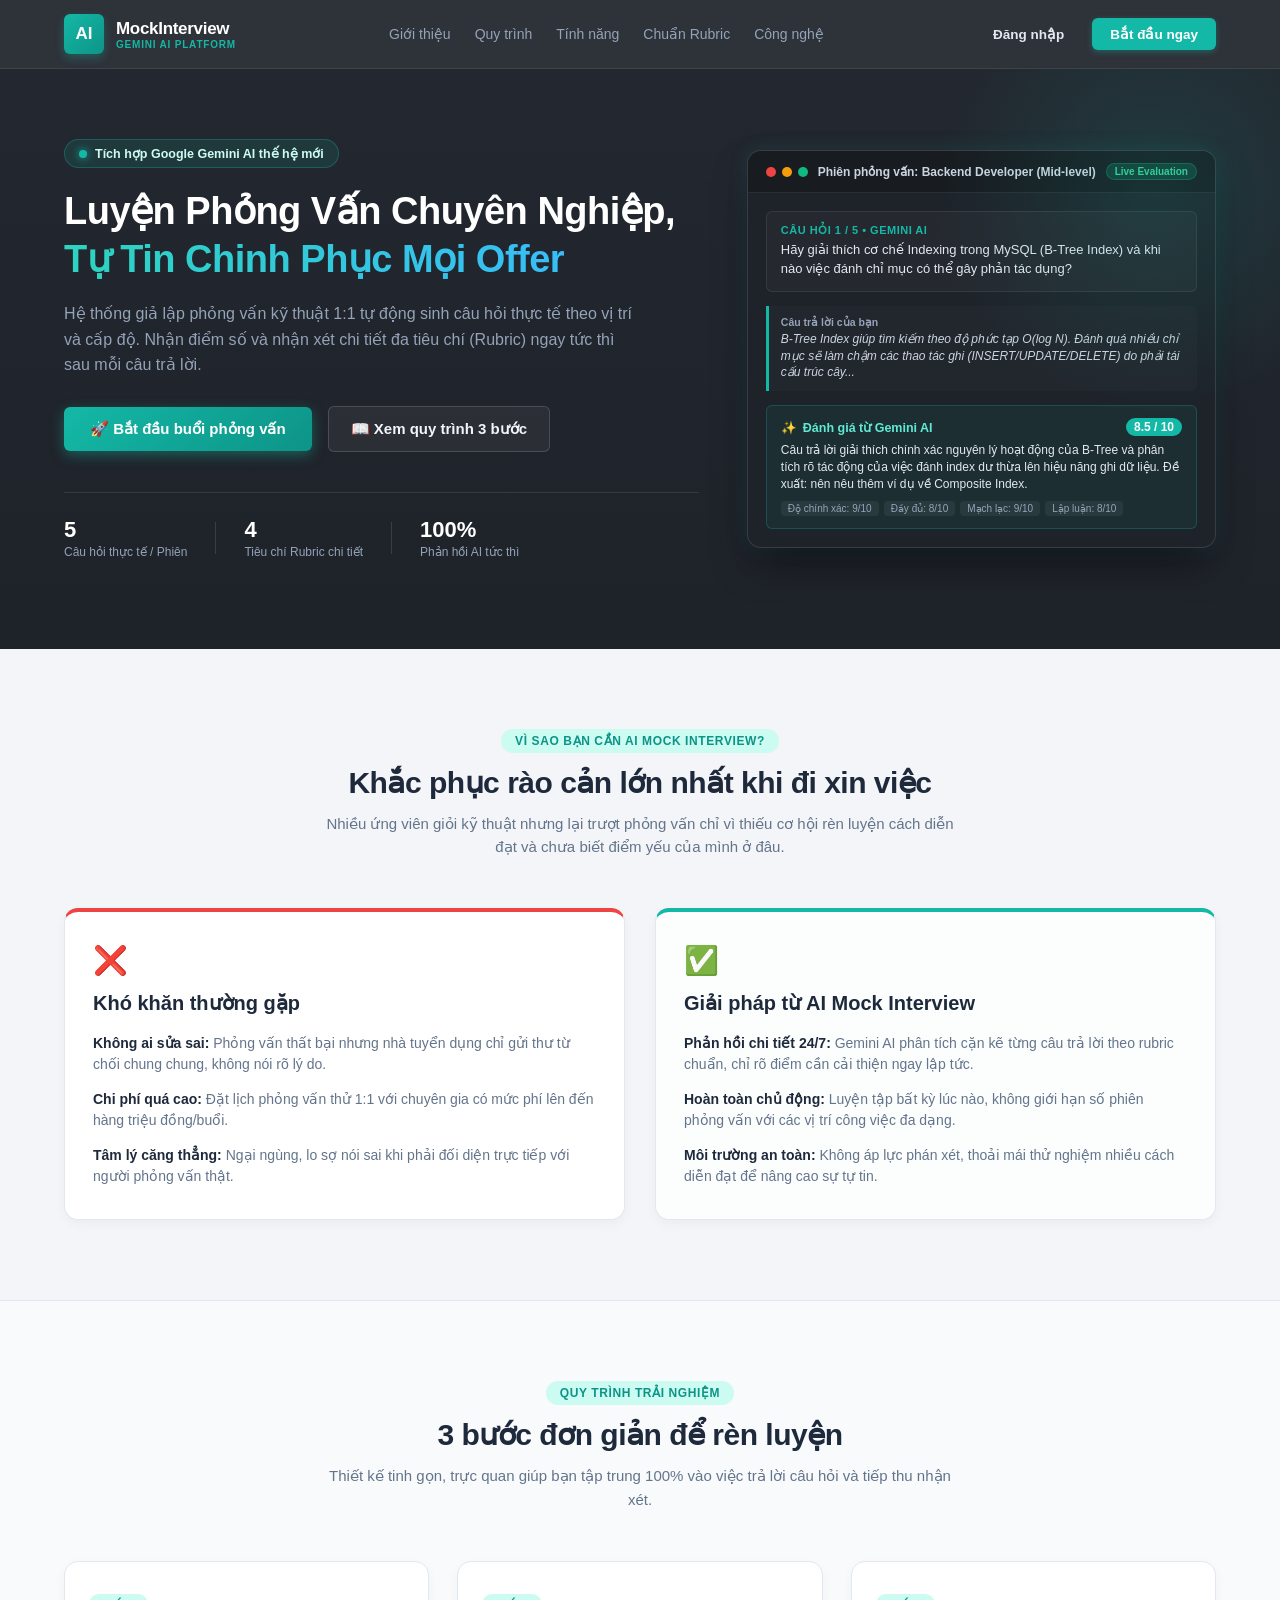
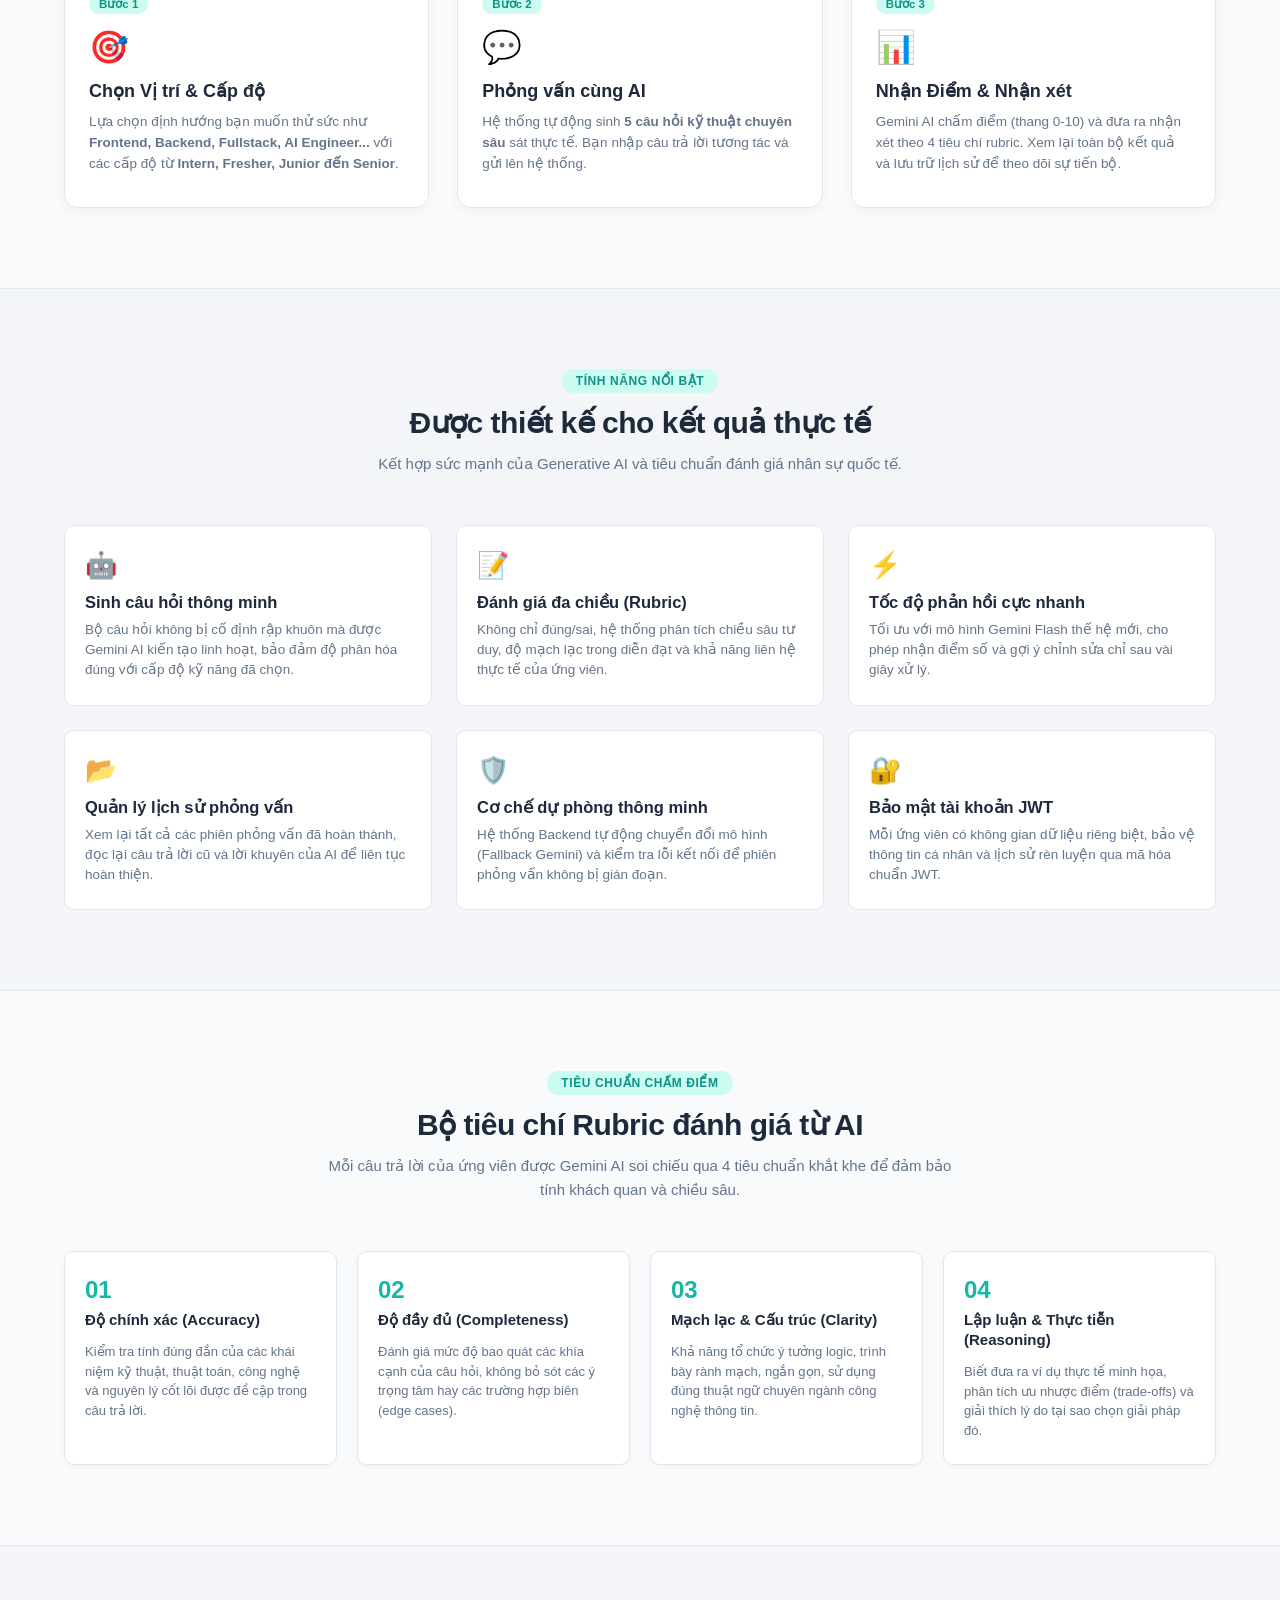
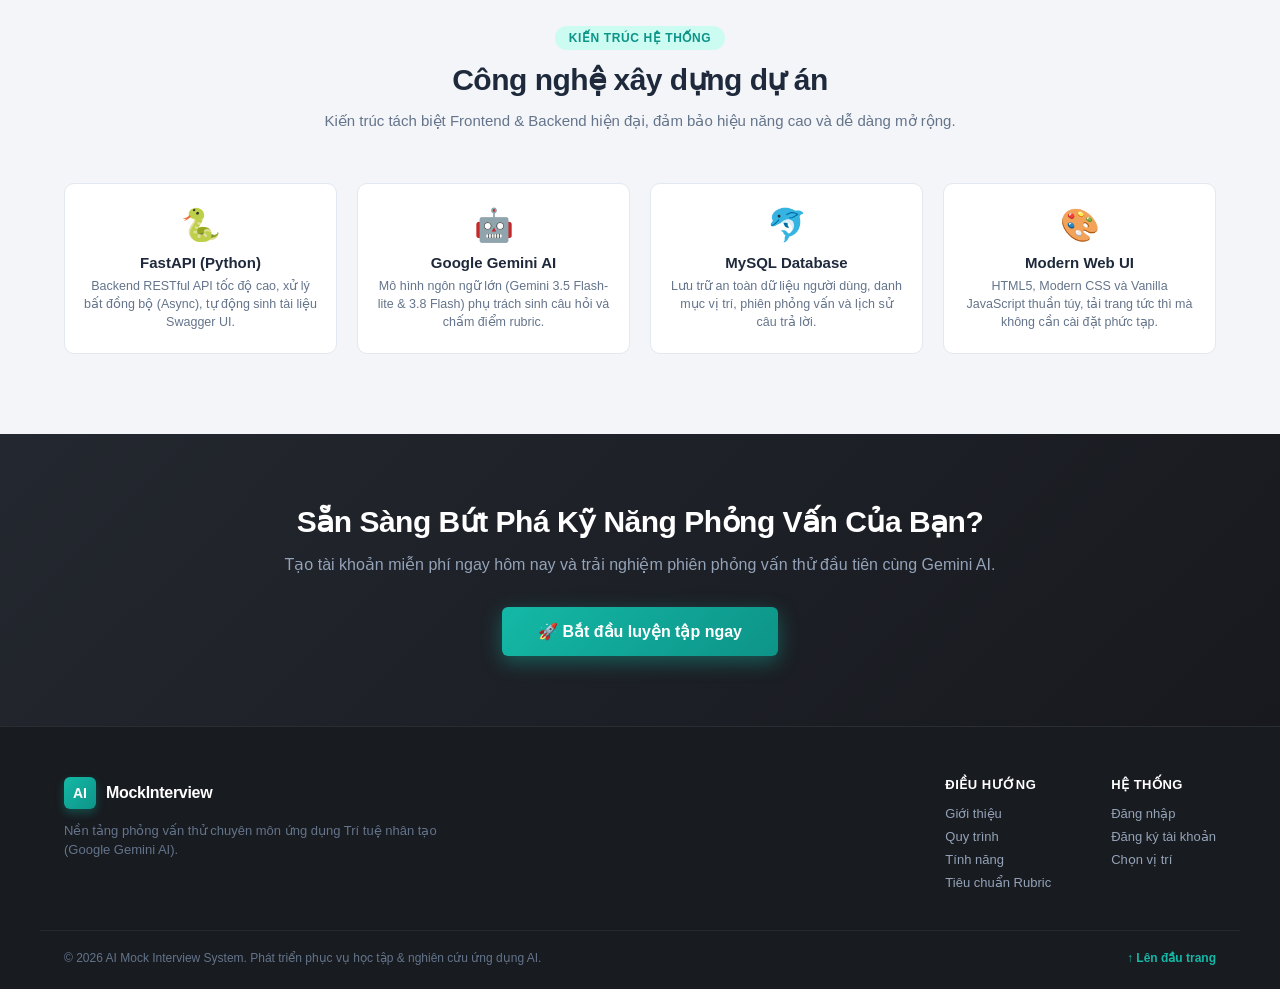
<file: frontend/index.html>
<!DOCTYPE html>
<html lang="vi">
<head>
  <meta charset="UTF-8">
  <meta name="viewport" content="width=device-width, initial-scale=1.0">
  <title>AI Mock Interview - Hệ thống phỏng vấn thử cùng Gemini AI</title>
  <meta name="description" content="Nền tảng phỏng vấn thử chuyên môn tương tác 1:1 cùng Google Gemini AI. Tự động sinh câu hỏi thực tế, chấm điểm Rubric đa chiều và nhận xét tức thì.">

  <link rel="stylesheet" href="css/base.css">
  <link rel="stylesheet" href="css/landing.css">
</head>
<body>

  <!-- ================= HEADER / NAVBAR ================= -->
  <header class="landing-header" id="navbar">
    <div class="nav-container">
      <a href="index.html" class="brand-link">
        <div class="brand-badge">AI</div>
        <div class="brand-info">
          <span class="brand-title">MockInterview</span>
          <span class="brand-tag">GEMINI AI PLATFORM</span>
        </div>
      </a>

      <nav class="nav-menu">
        <a href="#about" class="nav-link">Giới thiệu</a>
        <a href="#workflow" class="nav-link">Quy trình</a>
        <a href="#features" class="nav-link">Tính năng</a>
        <a href="#rubric" class="nav-link">Chuẩn Rubric</a>
        <a href="#tech" class="nav-link">Công nghệ</a>
      </nav>

      <div class="nav-actions" id="nav-actions">
        <a href="auth.html" class="btn-nav-secondary" id="btn-nav-login">Đăng nhập</a>
        <a href="auth.html" class="btn-nav-primary" id="btn-nav-start">Bắt đầu ngay</a>
      </div>
    </div>
  </header>

  <main>
    <!-- ================= HERO SECTION ================= -->
    <section class="hero-section" id="hero">
      <div class="hero-container">
        
        <div class="hero-content">
          <div class="hero-pill">
            <span class="pill-dot"></span>
            <span>Tích hợp Google Gemini AI thế hệ mới</span>
          </div>

          <h1 class="hero-title">
            Luyện Phỏng Vấn Chuyên Nghiệp,<br>
            <span class="gradient-text">Tự Tin Chinh Phục Mọi Offer</span>
          </h1>

          <p class="hero-description">
            Hệ thống giả lập phỏng vấn kỹ thuật 1:1 tự động sinh câu hỏi thực tế theo vị trí và cấp độ. 
            Nhận điểm số và nhận xét chi tiết đa tiêu chí (Rubric) ngay tức thì sau mỗi câu trả lời.
          </p>

          <div class="hero-cta-group">
            <a href="auth.html" class="btn-hero-primary" id="btn-hero-start">
              <span>🚀 Bắt đầu buổi phỏng vấn</span>
            </a>
            <a href="#workflow" class="btn-hero-secondary">
              <span>📖 Xem quy trình 3 bước</span>
            </a>
          </div>

          <!-- Highlight metrics -->
          <div class="hero-stats">
            <div class="stat-item">
              <span class="stat-number">5</span>
              <span class="stat-label">Câu hỏi thực tế / Phiên</span>
            </div>
            <div class="stat-divider"></div>
            <div class="stat-item">
              <span class="stat-number">4</span>
              <span class="stat-label">Tiêu chí Rubric chi tiết</span>
            </div>
            <div class="stat-divider"></div>
            <div class="stat-item">
              <span class="stat-number">100%</span>
              <span class="stat-label">Phản hồi AI tức thì</span>
            </div>
          </div>
        </div>

        <!-- Hero Preview Mockup -->
        <div class="hero-visual">
          <div class="preview-card">
            <div class="preview-header">
              <div class="preview-dots">
                <span class="dot red"></span>
                <span class="dot yellow"></span>
                <span class="dot green"></span>
              </div>
              <div class="preview-title">Phiên phỏng vấn: Backend Developer (Mid-level)</div>
              <span class="preview-badge">Live Evaluation</span>
            </div>

            <div class="preview-body">
              <div class="preview-question">
                <div class="question-tag">Câu hỏi 1 / 5 • Gemini AI</div>
                <p>Hãy giải thích cơ chế Indexing trong MySQL (B-Tree Index) và khi nào việc đánh chỉ mục có thể gây phản tác dụng?</p>
              </div>

              <div class="preview-answer">
                <div class="answer-tag">Câu trả lời của bạn</div>
                <p>B-Tree Index giúp tìm kiếm theo độ phức tạp O(log N). Đánh quá nhiều chỉ mục sẽ làm chậm các thao tác ghi (INSERT/UPDATE/DELETE) do phải tái cấu trúc cây...</p>
              </div>

              <div class="preview-feedback">
                <div class="feedback-header">
                  <div class="feedback-title">
                    <span class="ai-icon">✨</span>
                    <strong>Đánh giá từ Gemini AI</strong>
                  </div>
                  <div class="score-badge">8.5 / 10</div>
                </div>
                <p class="feedback-text">
                  Câu trả lời giải thích chính xác nguyên lý hoạt động của B-Tree và phân tích rõ tác động của việc đánh index dư thừa lên hiệu năng ghi dữ liệu. Đề xuất: nên nêu thêm ví dụ về Composite Index.
                </p>
                <div class="feedback-tags">
                  <span class="ftag">Độ chính xác: 9/10</span>
                  <span class="ftag">Đầy đủ: 8/10</span>
                  <span class="ftag">Mạch lạc: 9/10</span>
                  <span class="ftag">Lập luận: 8/10</span>
                </div>
              </div>
            </div>
          </div>
        </div>

      </div>
    </section>

    <!-- ================= ABOUT / PAIN POINTS ================= -->
    <section class="section-container" id="about">
      <div class="section-header">
        <span class="section-pill">Vì sao bạn cần AI Mock Interview?</span>
        <h2 class="section-title">Khắc phục rào cản lớn nhất khi đi xin việc</h2>
        <p class="section-sub">Nhiều ứng viên giỏi kỹ thuật nhưng lại trượt phỏng vấn chỉ vì thiếu cơ hội rèn luyện cách diễn đạt và chưa biết điểm yếu của mình ở đâu.</p>
      </div>

      <div class="problem-solution-grid">
        <div class="grid-card problem-card">
          <div class="card-icon">❌</div>
          <h3>Khó khăn thường gặp</h3>
          <ul class="check-list-danger">
            <li><strong>Không ai sửa sai:</strong> Phỏng vấn thất bại nhưng nhà tuyển dụng chỉ gửi thư từ chối chung chung, không nói rõ lý do.</li>
            <li><strong>Chi phí quá cao:</strong> Đặt lịch phỏng vấn thử 1:1 với chuyên gia có mức phí lên đến hàng triệu đồng/buổi.</li>
            <li><strong>Tâm lý căng thẳng:</strong> Ngại ngùng, lo sợ nói sai khi phải đối diện trực tiếp với người phỏng vấn thật.</li>
          </ul>
        </div>

        <div class="grid-card solution-card">
          <div class="card-icon">✅</div>
          <h3>Giải pháp từ AI Mock Interview</h3>
          <ul class="check-list-success">
            <li><strong>Phản hồi chi tiết 24/7:</strong> Gemini AI phân tích cặn kẽ từng câu trả lời theo rubric chuẩn, chỉ rõ điểm cần cải thiện ngay lập tức.</li>
            <li><strong>Hoàn toàn chủ động:</strong> Luyện tập bất kỳ lúc nào, không giới hạn số phiên phỏng vấn với các vị trí công việc đa dạng.</li>
            <li><strong>Môi trường an toàn:</strong> Không áp lực phán xét, thoải mái thử nghiệm nhiều cách diễn đạt để nâng cao sự tự tin.</li>
          </ul>
        </div>
      </div>
    </section>

    <!-- ================= WORKFLOW SECTION ================= -->
    <section class="section-container bg-subtle" id="workflow">
      <div class="section-header">
        <span class="section-pill">Quy trình trải nghiệm</span>
        <h2 class="section-title">3 bước đơn giản để rèn luyện</h2>
        <p class="section-sub">Thiết kế tinh gọn, trực quan giúp bạn tập trung 100% vào việc trả lời câu hỏi và tiếp thu nhận xét.</p>
      </div>

      <div class="steps-grid">
        <div class="step-card">
          <div class="step-badge">Bước 1</div>
          <div class="step-icon">🎯</div>
          <h3>Chọn Vị trí & Cấp độ</h3>
          <p>Lựa chọn định hướng bạn muốn thử sức như <strong>Frontend, Backend, Fullstack, AI Engineer...</strong> với các cấp độ từ <strong>Intern, Fresher, Junior đến Senior</strong>.</p>
        </div>

        <div class="step-card">
          <div class="step-badge">Bước 2</div>
          <div class="step-icon">💬</div>
          <h3>Phỏng vấn cùng AI</h3>
          <p>Hệ thống tự động sinh <strong>5 câu hỏi kỹ thuật chuyên sâu</strong> sát thực tế. Bạn nhập câu trả lời tương tác và gửi lên hệ thống.</p>
        </div>

        <div class="step-card">
          <div class="step-badge">Bước 3</div>
          <div class="step-icon">📊</div>
          <h3>Nhận Điểm & Nhận xét</h3>
          <p>Gemini AI chấm điểm (thang 0-10) và đưa ra nhận xét theo 4 tiêu chí rubric. Xem lại toàn bộ kết quả và lưu trữ lịch sử để theo dõi sự tiến bộ.</p>
        </div>
      </div>
    </section>

    <!-- ================= FEATURES SECTION ================= -->
    <section class="section-container" id="features">
      <div class="section-header">
        <span class="section-pill">Tính năng nổi bật</span>
        <h2 class="section-title">Được thiết kế cho kết quả thực tế</h2>
        <p class="section-sub">Kết hợp sức mạnh của Generative AI và tiêu chuẩn đánh giá nhân sự quốc tế.</p>
      </div>

      <div class="features-grid">
        <div class="feature-card">
          <div class="feature-icon">🤖</div>
          <h3>Sinh câu hỏi thông minh</h3>
          <p>Bộ câu hỏi không bị cố định rập khuôn mà được Gemini AI kiến tạo linh hoạt, bảo đảm độ phân hóa đúng với cấp độ kỹ năng đã chọn.</p>
        </div>

        <div class="feature-card">
          <div class="feature-icon">📝</div>
          <h3>Đánh giá đa chiều (Rubric)</h3>
          <p>Không chỉ đúng/sai, hệ thống phân tích chiều sâu tư duy, độ mạch lạc trong diễn đạt và khả năng liên hệ thực tế của ứng viên.</p>
        </div>

        <div class="feature-card">
          <div class="feature-icon">⚡</div>
          <h3>Tốc độ phản hồi cực nhanh</h3>
          <p>Tối ưu với mô hình Gemini Flash thế hệ mới, cho phép nhận điểm số và gợi ý chỉnh sửa chỉ sau vài giây xử lý.</p>
        </div>

        <div class="feature-card">
          <div class="feature-icon">📂</div>
          <h3>Quản lý lịch sử phỏng vấn</h3>
          <p>Xem lại tất cả các phiên phỏng vấn đã hoàn thành, đọc lại câu trả lời cũ và lời khuyên của AI để liên tục hoàn thiện.</p>
        </div>

        <div class="feature-card">
          <div class="feature-icon">🛡️</div>
          <h3>Cơ chế dự phòng thông minh</h3>
          <p>Hệ thống Backend tự động chuyển đổi mô hình (Fallback Gemini) và kiểm tra lỗi kết nối để phiên phỏng vấn không bị gián đoạn.</p>
        </div>

        <div class="feature-card">
          <div class="feature-icon">🔐</div>
          <h3>Bảo mật tài khoản JWT</h3>
          <p>Mỗi ứng viên có không gian dữ liệu riêng biệt, bảo vệ thông tin cá nhân và lịch sử rèn luyện qua mã hóa chuẩn JWT.</p>
        </div>
      </div>
    </section>

    <!-- ================= RUBRIC SECTION ================= -->
    <section class="section-container bg-subtle" id="rubric">
      <div class="section-header">
        <span class="section-pill">Tiêu chuẩn chấm điểm</span>
        <h2 class="section-title">Bộ tiêu chí Rubric đánh giá từ AI</h2>
        <p class="section-sub">Mỗi câu trả lời của ứng viên được Gemini AI soi chiếu qua 4 tiêu chuẩn khắt khe để đảm bảo tính khách quan và chiều sâu.</p>
      </div>

      <div class="rubric-grid">
        <div class="rubric-card">
          <div class="rubric-header">
            <span class="rubric-num">01</span>
            <h3>Độ chính xác (Accuracy)</h3>
          </div>
          <p>Kiểm tra tính đúng đắn của các khái niệm kỹ thuật, thuật toán, công nghệ và nguyên lý cốt lõi được đề cập trong câu trả lời.</p>
        </div>

        <div class="rubric-card">
          <div class="rubric-header">
            <span class="rubric-num">02</span>
            <h3>Độ đầy đủ (Completeness)</h3>
          </div>
          <p>Đánh giá mức độ bao quát các khía cạnh của câu hỏi, không bỏ sót các ý trọng tâm hay các trường hợp biên (edge cases).</p>
        </div>

        <div class="rubric-card">
          <div class="rubric-header">
            <span class="rubric-num">03</span>
            <h3>Mạch lạc & Cấu trúc (Clarity)</h3>
          </div>
          <p>Khả năng tổ chức ý tưởng logic, trình bày rành mạch, ngắn gọn, sử dụng đúng thuật ngữ chuyên ngành công nghệ thông tin.</p>
        </div>

        <div class="rubric-card">
          <div class="rubric-header">
            <span class="rubric-num">04</span>
            <h3>Lập luận & Thực tiễn (Reasoning)</h3>
          </div>
          <p>Biết đưa ra ví dụ thực tế minh họa, phân tích ưu nhược điểm (trade-offs) và giải thích lý do tại sao chọn giải pháp đó.</p>
        </div>
      </div>
    </section>

    <!-- ================= TECH STACK SECTION ================= -->
    <section class="section-container" id="tech">
      <div class="section-header">
        <span class="section-pill">Kiến trúc hệ thống</span>
        <h2 class="section-title">Công nghệ xây dựng dự án</h2>
        <p class="section-sub">Kiến trúc tách biệt Frontend & Backend hiện đại, đảm bảo hiệu năng cao và dễ dàng mở rộng.</p>
      </div>

      <div class="tech-grid">
        <div class="tech-card">
          <div class="tech-icon">🐍</div>
          <h4>FastAPI (Python)</h4>
          <p>Backend RESTful API tốc độ cao, xử lý bất đồng bộ (Async), tự động sinh tài liệu Swagger UI.</p>
        </div>

        <div class="tech-card">
          <div class="tech-icon">🤖</div>
          <h4>Google Gemini AI</h4>
          <p>Mô hình ngôn ngữ lớn (Gemini 3.5 Flash-lite & 3.8 Flash) phụ trách sinh câu hỏi và chấm điểm rubric.</p>
        </div>

        <div class="tech-card">
          <div class="tech-icon">🐬</div>
          <h4>MySQL Database</h4>
          <p>Lưu trữ an toàn dữ liệu người dùng, danh mục vị trí, phiên phỏng vấn và lịch sử câu trả lời.</p>
        </div>

        <div class="tech-card">
          <div class="tech-icon">🎨</div>
          <h4>Modern Web UI</h4>
          <p>HTML5, Modern CSS và Vanilla JavaScript thuần túy, tải trang tức thì mà không cần cài đặt phức tạp.</p>
        </div>
      </div>
    </section>

    <!-- ================= CTA BANNER ================= -->
    <section class="cta-banner-section">
      <div class="cta-banner-container">
        <h2>Sẵn Sàng Bứt Phá Kỹ Năng Phỏng Vấn Của Bạn?</h2>
        <p>Tạo tài khoản miễn phí ngay hôm nay và trải nghiệm phiên phỏng vấn thử đầu tiên cùng Gemini AI.</p>
        <div class="cta-actions">
          <a href="auth.html" class="btn-cta-large" id="btn-cta-bottom">
            <span>🚀 Bắt đầu luyện tập ngay</span>
          </a>
        </div>
      </div>
    </section>
  </main>

  <!-- ================= FOOTER ================= -->
  <footer class="landing-footer">
    <div class="footer-container">
      <div class="footer-left">
        <div class="footer-brand">
          <div class="brand-badge small">AI</div>
          <span class="brand-title">MockInterview</span>
        </div>
        <p class="footer-desc">Nền tảng phỏng vấn thử chuyên môn ứng dụng Trí tuệ nhân tạo (Google Gemini AI).</p>
      </div>

      <div class="footer-links">
        <div class="footer-group">
          <h5>Điều hướng</h5>
          <a href="#about">Giới thiệu</a>
          <a href="#workflow">Quy trình</a>
          <a href="#features">Tính năng</a>
          <a href="#rubric">Tiêu chuẩn Rubric</a>
        </div>
        <div class="footer-group">
          <h5>Hệ thống</h5>
          <a href="auth.html">Đăng nhập</a>
          <a href="auth.html">Đăng ký tài khoản</a>
          <a href="positions.html">Chọn vị trí</a>
        </div>
      </div>
    </div>

    <div class="footer-bottom">
      <p>© 2026 AI Mock Interview System. Phát triển phục vụ học tập & nghiên cứu ứng dụng AI.</p>
      <a href="#hero" class="back-to-top">↑ Lên đầu trang</a>
    </div>
  </footer>

  <!-- Check Login Status Script -->
  <script>
    document.addEventListener("DOMContentLoaded", () => {
      const token = localStorage.getItem("access_token");
      const userName = localStorage.getItem("user_name");

      if (token) {
        // Đã đăng nhập -> Cập nhật nút CTA thành "Vào phỏng vấn"
        const navLogin = document.getElementById("btn-nav-login");
        const navStart = document.getElementById("btn-nav-start");
        const heroStart = document.getElementById("btn-hero-start");
        const ctaBottom = document.getElementById("btn-cta-bottom");

        if (navLogin) {
          navLogin.innerText = userName ? `Chào, ${userName}` : "Vị trí & Cấp độ";
          navLogin.href = "positions.html";
        }
        if (navStart) {
          navStart.innerText = "Vào phỏng vấn →";
          navStart.href = "positions.html";
        }
        if (heroStart) {
          heroStart.innerHTML = "<span>🎯 Vào phòng phỏng vấn ngay</span>";
          heroStart.href = "positions.html";
        }
        if (ctaBottom) {
          ctaBottom.innerHTML = "<span>🎯 Tiếp tục phiên luyện tập</span>";
          ctaBottom.href = "positions.html";
        }
      }
    });
  </script>
</body>
</html>
</file>
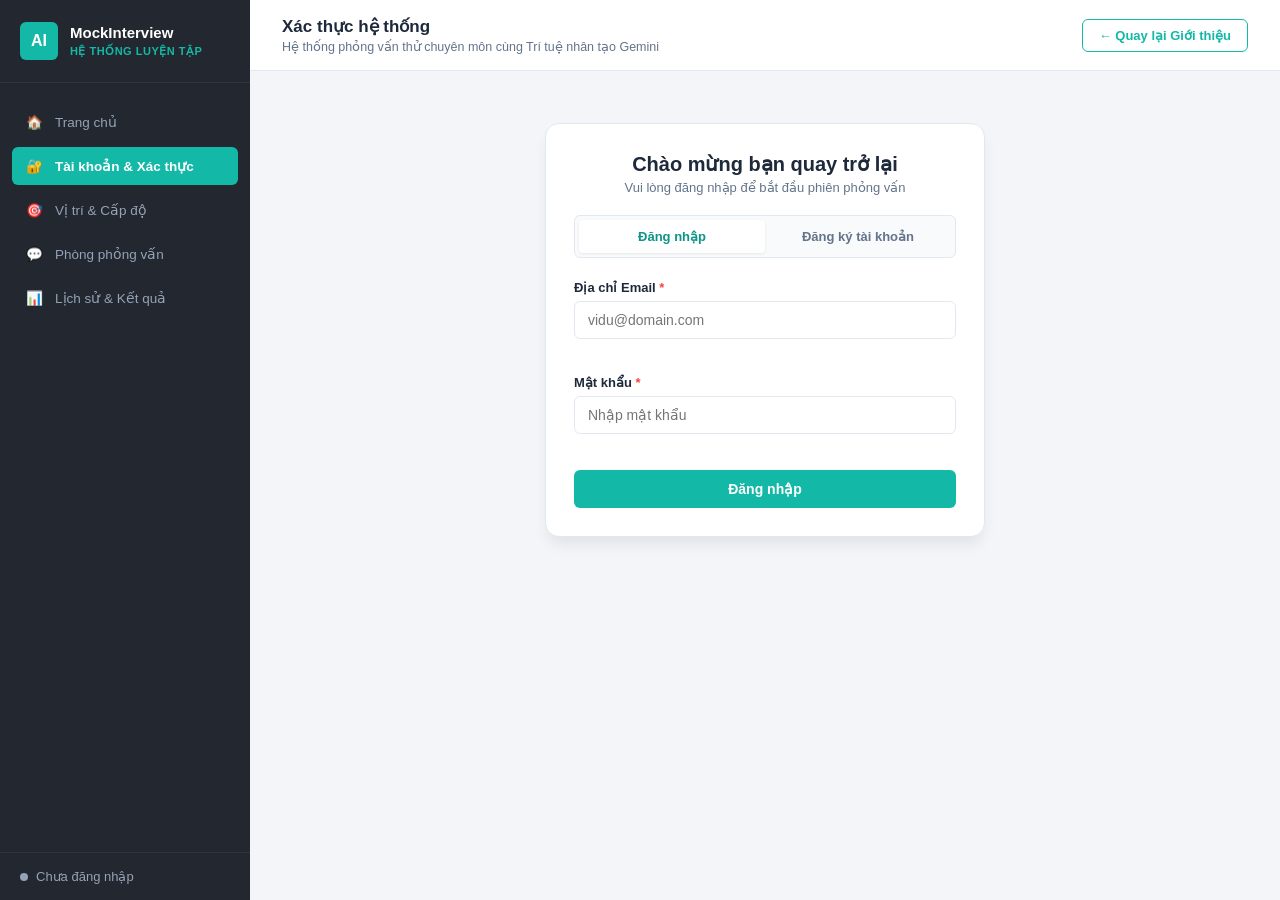
<file: frontend/auth.html>
<!DOCTYPE html>
<html lang="vi">
<head>
  <meta charset="UTF-8">
  <meta name="viewport" content="width=device-width, initial-scale=1.0">
  <title>AI Mock Interview - Xác thực tài khoản</title>
  
  <link rel="stylesheet" href="css/base.css">
  <link rel="stylesheet" href="css/layout.css">
  <link rel="stylesheet" href="css/auth.css">
</head>
<body>

  <div class="layout-container">
    
    <!-- Sidebar -->
    <aside class="sidebar">
      <div class="sidebar-brand">
        <a href="index.html" style="text-decoration: none; display: flex; align-items: center; gap: 12px;">
          <div class="brand-logo">AI</div>
          <div class="brand-text">
            <h2>MockInterview</h2>
            <span>HỆ THỐNG LUYỆN TẬP</span>
          </div>
        </a>
      </div>

      <nav class="sidebar-menu">
        <a href="index.html" class="menu-item">
          <span>🏠</span>
          <span>Trang chủ</span>
        </a>
        <a href="auth.html" class="menu-item active">
          <span>🔐</span>
          <span>Tài khoản & Xác thực</span>
        </a>
        <a href="positions.html" class="menu-item">
          <span>🎯</span>
          <span>Vị trí & Cấp độ</span>
        </a>
        <a href="interview.html" class="menu-item">
          <span>💬</span>
          <span>Phòng phỏng vấn</span>
        </a>
        <a href="history.html" class="menu-item">
          <span>📊</span>
          <span>Lịch sử & Kết quả</span>
        </a>
      </nav>

      <div class="sidebar-footer">
        <div class="user-info">
          <span class="user-status-dot"></span>
          <span id="user-display">Chưa đăng nhập</span>
        </div>
      </div>
    </aside>

    <!-- Main Content -->
    <div class="main-content">
      
      <header class="topbar">
        <div class="topbar-title">
          <h1 id="page-header-title">Xác thực hệ thống</h1>
          <p id="page-header-sub">Hệ thống phỏng vấn thử chuyên môn cùng Trí tuệ nhân tạo Gemini</p>
        </div>
        <div class="topbar-actions">
          <a href="index.html" class="btn-outline-landing" style="text-decoration: none; font-size: 13px; font-weight: 600; color: var(--primary); padding: 8px 16px; border: 1px solid var(--primary); border-radius: 6px; display: inline-flex; align-items: center; gap: 6px;">
            <span>← Quay lại Giới thiệu</span>
          </a>
        </div>
      </header>

      <main class="page-body">
        <div class="auth-wrapper">
          <div class="auth-card">
            
            <div class="auth-card-header">
              <h2 id="auth-heading">Chào mừng bạn quay trở lại</h2>
              <p id="auth-subheading">Vui lòng đăng nhập để bắt đầu phiên phỏng vấn</p>
            </div>

            <!-- Tab Switch -->
            <div class="auth-tab-group">
              <button type="button" class="tab-btn active" id="tab-login-btn" onclick="switchAuthMode('login')">
                Đăng nhập
              </button>
              <button type="button" class="tab-btn" id="tab-register-btn" onclick="switchAuthMode('register')">
                Đăng ký tài khoản
              </button>
            </div>

            <div id="auth-alert" class="alert-box" style="display: none;"></div>

            <!-- Form Đăng nhập -->
            <form id="form-login" onsubmit="handleLogin(event)" novalidate>
              <div class="form-group">
                <label for="login-email">Địa chỉ Email <span class="required">*</span></label>
                <input type="email" id="login-email" class="form-control" placeholder="vidu@domain.com">
                <small class="error-text" id="err-login-email"></small>
              </div>

              <div class="form-group">
                <label for="login-password">Mật khẩu <span class="required">*</span></label>
                <input type="password" id="login-password" class="form-control" placeholder="Nhập mật khẩu">
                <small class="error-text" id="err-login-password"></small>
              </div>

              <button type="submit" class="btn-primary" id="btn-submit-login">Đăng nhập</button>
            </form>

            <!-- Form Đăng ký -->
            <form id="form-register" onsubmit="handleRegister(event)" style="display: none;" novalidate>
              <div class="form-group">
                <label for="reg-fullname">Họ và tên <span class="required">*</span></label>
                <input type="text" id="reg-fullname" class="form-control" placeholder="Nguyễn Văn A">
                <small class="error-text" id="err-reg-fullname"></small>
              </div>

              <div class="form-group">
                <label for="reg-email">Địa chỉ Email <span class="required">*</span></label>
                <input type="email" id="reg-email" class="form-control" placeholder="vidu@domain.com">
                <small class="error-text" id="err-reg-email"></small>
              </div>

              <div class="form-group">
                <label for="reg-password">Mật khẩu <span class="required">*</span></label>
                <input type="password" id="reg-password" class="form-control" placeholder="Tối thiểu 6 ký tự">
                <small class="error-text" id="err-reg-password"></small>
              </div>

              <div class="form-group">
                <label for="reg-confirm-password">Xác nhận mật khẩu <span class="required">*</span></label>
                <input type="password" id="reg-confirm-password" class="form-control" placeholder="Nhập lại mật khẩu">
                <small class="error-text" id="err-reg-confirm"></small>
              </div>

              <button type="submit" class="btn-primary" id="btn-submit-register">Tạo tài khoản</button>
            </form>

          </div>
        </div>
      </main>
    </div>
  </div>

  <script src="js/auth.js"></script>
</body>
</html>
</file>
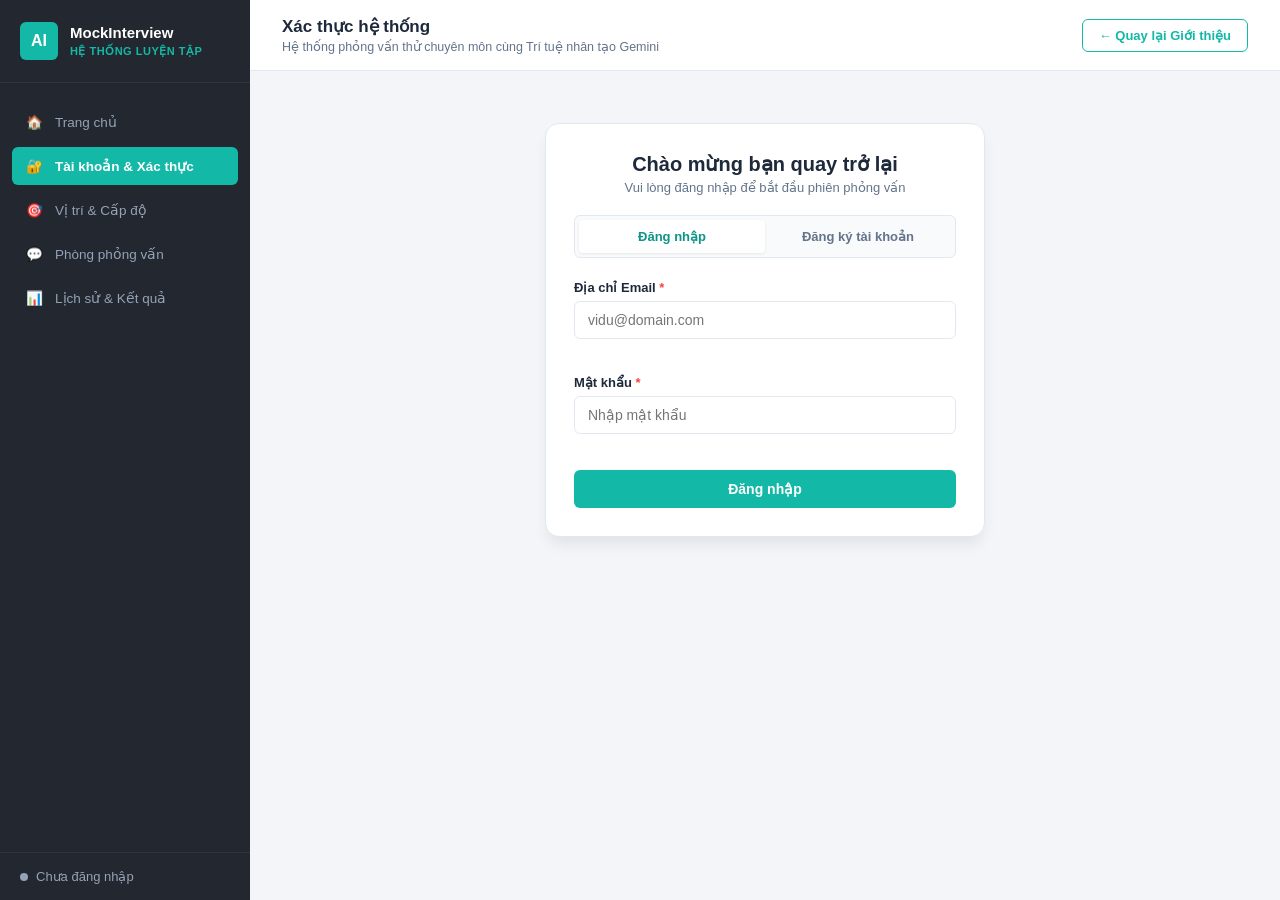
<file: frontend/history.html>
<!doctype html>
<html lang="vi">
  <head>
    <meta charset="UTF-8" />
    <meta name="viewport" content="width=device-width, initial-scale=1.0" />
    <title>Lịch sử phỏng vấn - AI Mock Interview</title>

    <link rel="stylesheet" href="css/base.css" />
    <link rel="stylesheet" href="css/layout.css" />
    <link rel="stylesheet" href="css/history.css" />
  </head>
  <body>
    <div class="layout-container">
      <aside class="sidebar">
        <div class="sidebar-brand">
          <a href="index.html" style="text-decoration: none; display: flex; align-items: center; gap: 12px;">
            <div class="brand-logo">AI</div>
            <div class="brand-text">
              <h2>MockInterview</h2>
              <span>HỆ THỐNG LUYỆN TẬP</span>
            </div>
          </a>
        </div>

        <nav class="sidebar-menu">
          <a href="index.html" class="menu-item">
            <span>🏠</span>
            Trang chủ
          </a>

          <a href="auth.html" class="menu-item">
            <span>🔐</span>
            Tài khoản & Xác thực
          </a>

          <a href="positions.html" class="menu-item">
            <span>🎯</span>
            Vị trí & Cấp độ
          </a>

          <a href="interview.html" class="menu-item">
            <span>🗣️</span>
            Phòng phỏng vấn
          </a>

          <div class="menu-dropdown">
            <button
              type="button"
              class="menu-item dropdown-toggle"
              id="history-toggle"
              aria-expanded="false"
              aria-controls="history-submenu"
            >
              <span>📊</span>
              <span>Lịch sử & Kết quả</span>
              <span class="dropdown-arrow">▾</span>
            </button>

            <div class="submenu" id="history-submenu" hidden>
              <a href="history.html" class="submenu-item active">
                Lịch sử phỏng vấn
              </a>

              <a href="results.html" class="submenu-item">
                Kết quả phỏng vấn
              </a>
            </div>
          </div>
        </nav>

        <div class="sidebar-footer">
          <div class="user-info">
            <span class="user-status-dot" style="background-color: var(--success);"></span>
            <span id="sidebar-username">Ứng viên</span>
          </div>
        </div>
      </aside>

      <div class="main-content">
        <header class="topbar">
          <div class="topbar-title">
            <h1>Lịch sử phỏng vấn</h1>
            <p>Xem lại các phiên phỏng vấn đã thực hiện</p>
          </div>
          <span class="badge-tag">Hệ thống AI Mock Interview</span>
        </header>

        <div class="page-body">
          <div class="history-wrapper">
            <div id="demo-notice" class="history-notice" hidden>
              Đang hiển thị dữ liệu mẫu. Chưa kết nối API lịch sử.
            </div>

            <section class="history-card">
              <div class="history-toolbar">
                <div>
                  <h3>Danh sách phiên đã thực hiện</h3>
                  <p>
                    Tổng cộng
                    <strong id="history-count">0</strong>
                    phiên
                  </p>
                </div>

                <div class="history-filters">
                  <input
                    type="search"
                    id="search-input"
                    class="history-search"
                    placeholder="Tìm theo vị trí..."
                  />

                  <select id="level-filter" class="history-select">
                    <option value="">Tất cả cấp độ</option>
                    <option value="Intern">Intern</option>
                    <option value="Fresher">Fresher</option>
                    <option value="Junior">Junior</option>
                  </select>
                </div>
              </div>

              <div class="history-table-wrapper">
                <table class="history-table">
                  <thead>
                    <tr>
                      <th>Ngày thực hiện</th>
                      <th>Vị trí</th>
                      <th>Cấp độ</th>
                      <th>Trạng thái</th>
                      <th>Điểm tổng</th>
                      <th>Thao tác</th>
                    </tr>
                  </thead>

                  <tbody id="history-body"></tbody>
                </table>
              </div>

              <p id="history-empty" class="history-empty" hidden>
                Không tìm thấy phiên phỏng vấn phù hợp.
              </p>
            </section>

            <div class="history-actions">
              <a href="positions.html" class="history-btn">
                + Bắt đầu phỏng vấn mới
              </a>
            </div>
          </div>
        </div>
      </div>
    </div>

    <script src="js/api.js"></script>
    <script src="js/mock-data.js"></script>
    <script src="js/history.js"></script>
    <script src="js/sidebar.js"></script>
  </body>
</html>
</file>
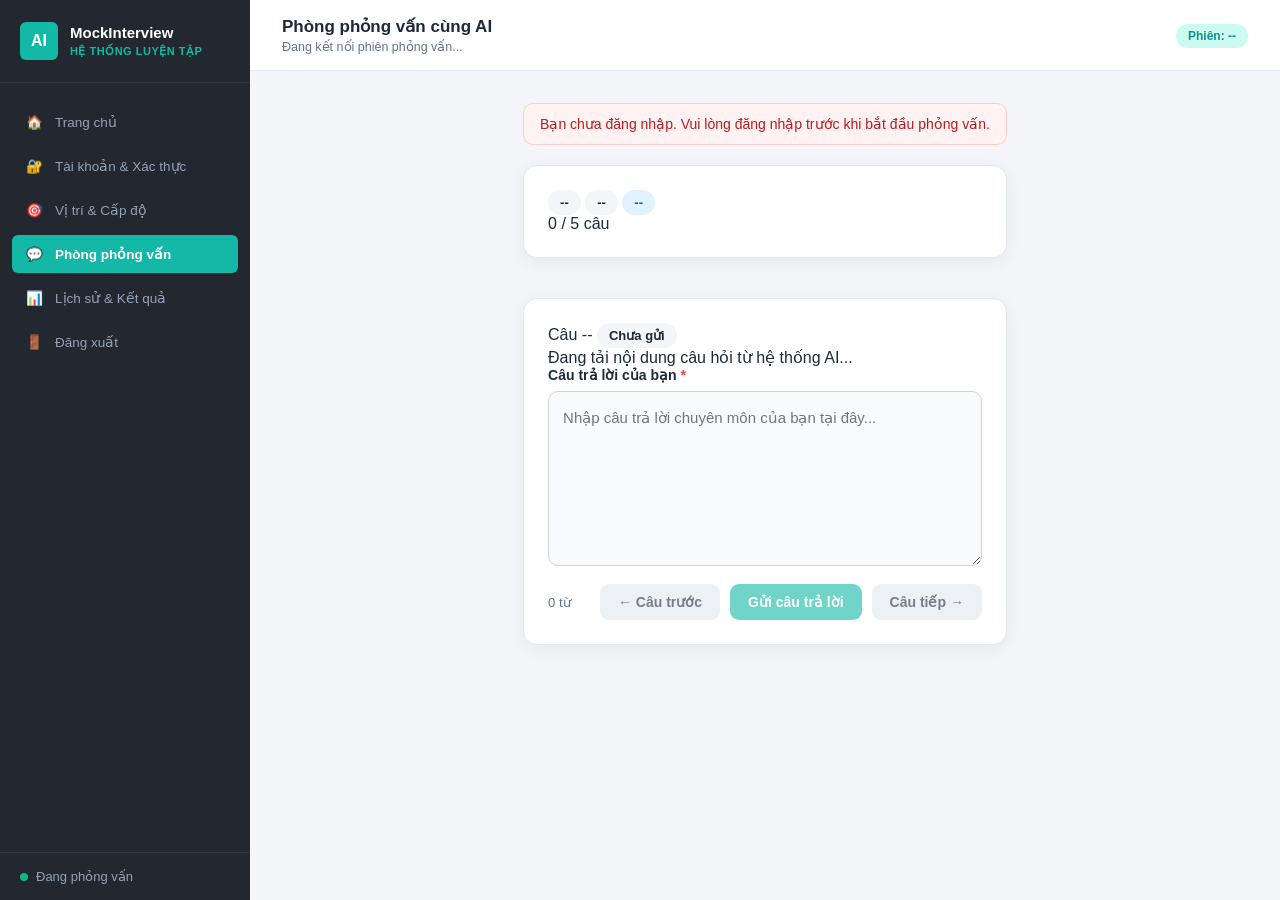
<file: frontend/interview.html>
<!DOCTYPE html>
<html lang="vi">
<head>
  <meta charset="UTF-8" />
  <meta name="viewport" content="width=device-width, initial-scale=1.0" />
  <title>Phòng phỏng vấn - AI Mock Interview</title>
  <link rel="stylesheet" href="css/base.css" />
  <link rel="stylesheet" href="css/layout.css" />
  <link rel="stylesheet" href="css/interview.css" />
</head>
<body>
  <div class="layout-container">
    <aside class="sidebar">
      <div class="sidebar-brand">
        <a href="index.html" style="text-decoration: none; display: flex; align-items: center; gap: 12px;">
          <div class="brand-logo">AI</div>
          <div class="brand-text">
            <h2>MockInterview</h2>
            <span>HỆ THỐNG LUYỆN TẬP</span>
          </div>
        </a>
      </div>

      <nav class="sidebar-menu">
        <a href="index.html" class="menu-item">
          <span>🏠</span>
          <span>Trang chủ</span>
        </a>
        <a href="auth.html" class="menu-item">
          <span>🔐</span>
          <span>Tài khoản &amp; Xác thực</span>
        </a>
        <a href="positions.html" class="menu-item">
          <span>🎯</span>
          <span>Vị trí &amp; Cấp độ</span>
        </a>
        <a href="interview.html" class="menu-item active">
          <span>💬</span>
          <span>Phòng phỏng vấn</span>
        </a>
        <a href="history.html" class="menu-item">
          <span>📊</span>
          <span>Lịch sử &amp; Kết quả</span>
        </a>
        <a href="index.html" class="menu-item" id="btn-logout">
          <span>🚪</span>
          <span>Đăng xuất</span>
        </a>
      </nav>

      <div class="sidebar-footer">
        <div class="user-info">
          <span class="user-status-dot" style="background-color: var(--success);"></span>
          <span id="interview-user-status">Đang phỏng vấn</span>
        </div>
      </div>
    </aside>

    <div class="main-content">
      <header class="topbar">
        <div class="topbar-title">
          <h1>Phòng phỏng vấn cùng AI</h1>
          <p id="session-badge-info">Đang kết nối phiên phỏng vấn...</p>
        </div>
        <div class="topbar-badge">
          <span id="session-id-label" class="badge-tag">Phiên: --</span>
        </div>
      </header>

      <main class="page-body">
        <div class="interview-wrapper">
          <div id="status-banner" class="status-banner" role="status">
            <span id="status-banner-text">Đang kết nối...</span>
            <button id="btn-retry" type="button" class="btn btn-secondary" style="display:none;">
              Thử lại
            </button>
          </div>

          <div class="progress-card">
            <div class="meta-row">
              <div class="meta-left">
                <span id="meta-position" class="badge badge-position">--</span>
                <span id="meta-level" class="badge badge-level">--</span>
                <span id="meta-status" class="badge badge-status">--</span>
              </div>
              <div class="meta-right">
                <span id="progress-text" class="progress-label">0 / 5 câu</span>
              </div>
            </div>
            <div class="progress-bar-bg" aria-hidden="true">
              <div id="progress-fill" class="progress-bar-fill" style="width: 0%;"></div>
            </div>
          </div>

          <div class="question-nav" id="question-steps" aria-label="Danh sách câu hỏi"></div>

          <div class="qa-card">
            <div class="qa-header">
              <div class="qa-badge-group">
                <span id="question-index-badge" class="badge-number">Câu --</span>
                <span id="answer-state-badge" class="badge">Chưa gửi</span>
              </div>
            </div>

            <div class="question-box">
              <p id="question-content" class="question-text">
                Đang tải nội dung câu hỏi từ hệ thống AI...
              </p>
            </div>

            <div class="answer-box">
              <label for="answer-input" class="answer-label">
                Câu trả lời của bạn <span class="required">*</span>
              </label>
              <textarea
                id="answer-input"
                class="answer-textarea"
                placeholder="Nhập câu trả lời chuyên môn của bạn tại đây..."
                disabled
              ></textarea>
            </div>

            <div class="answer-footer">
              <span id="word-count" class="word-count">0 từ</span>
              <div class="qa-actions">
                <button id="btn-prev" type="button" class="btn btn-secondary" disabled>
                  &larr; Câu trước
                </button>
                <button id="btn-submit-answer" type="button" class="btn btn-primary" disabled>
                  Gửi câu trả lời
                </button>
                <button id="btn-next" type="button" class="btn btn-secondary" disabled>
                  Câu tiếp &rarr;
                </button>
              </div>
            </div>

            <section id="answer-evaluation" class="answer-evaluation" hidden aria-live="polite">
              <h4>Đánh giá câu trả lời</h4>
              <p><strong>Điểm:</strong> <span id="answer-score"></span> / 10</p>
              <p id="answer-feedback"></p>

              <!-- Nút & hộp xem câu trả lời mẫu từ chuyên gia -->
              <button id="btn-toggle-model-answer" type="button" class="btn btn-secondary" style="margin-top: 12px; font-size: 13px; display: none;">
                💡 Xem câu trả lời chuẩn từ chuyên gia
              </button>
              <div id="model-answer-container" hidden style="margin-top: 12px; padding: 14px; background: #ffffff; border: 1px dashed var(--primary); border-radius: 6px;">
                <strong style="color: var(--primary); display: block; margin-bottom: 6px;">💡 Gợi ý câu trả lời từ chuyên gia:</strong>
                <p id="model-answer-text" style="font-size: 13.5px; line-height: 1.6; color: #1e293b; white-space: pre-wrap; margin: 0;"></p>
              </div>
            </section>

            <!-- Card thông báo hoàn thành phiên và nút dẫn sang kết quả -->
            <div id="session-completed-banner" class="session-completed-card" hidden style="margin-top: 20px; padding: 20px; background: #f0fdf4; border: 1px solid #bbf7d0; border-radius: 8px; text-align: center;">
              <h3 style="color: #166534; margin-bottom: 8px;">🎉 Chúc mừng bạn đã hoàn thành phiên phỏng vấn!</h3>
              <p style="color: #15803d; margin-bottom: 16px;">Tất cả 5/5 câu hỏi đã được gửi và đánh giá bởi AI. Bạn có thể xem báo cáo kết quả chi tiết ngay bây giờ.</p>
              <a id="btn-view-results" href="results.html" class="btn btn-primary" style="display: inline-block; text-decoration: none; padding: 10px 24px; font-weight: 600;">
                📊 Xem báo cáo kết quả chi tiết &rarr;
              </a>
            </div>

            <div id="empty-question-state" class="empty-state" hidden>
              <div class="empty-state-icon" aria-hidden="true">?</div>
              <h2>Chưa có câu hỏi phỏng vấn</h2>
              <p>Phiên hiện tại chưa có câu hỏi. Hãy thử tải lại để tiếp tục.</p>
              <button id="btn-empty-retry" type="button" class="btn btn-primary">
                Tải lại câu hỏi
              </button>
            </div>
          </div>
        </div>
      </main>
    </div>
  </div>

  <script src="js/api.js"></script>
  <script src="js/interview.js"></script>
</body>
</html>
</file>
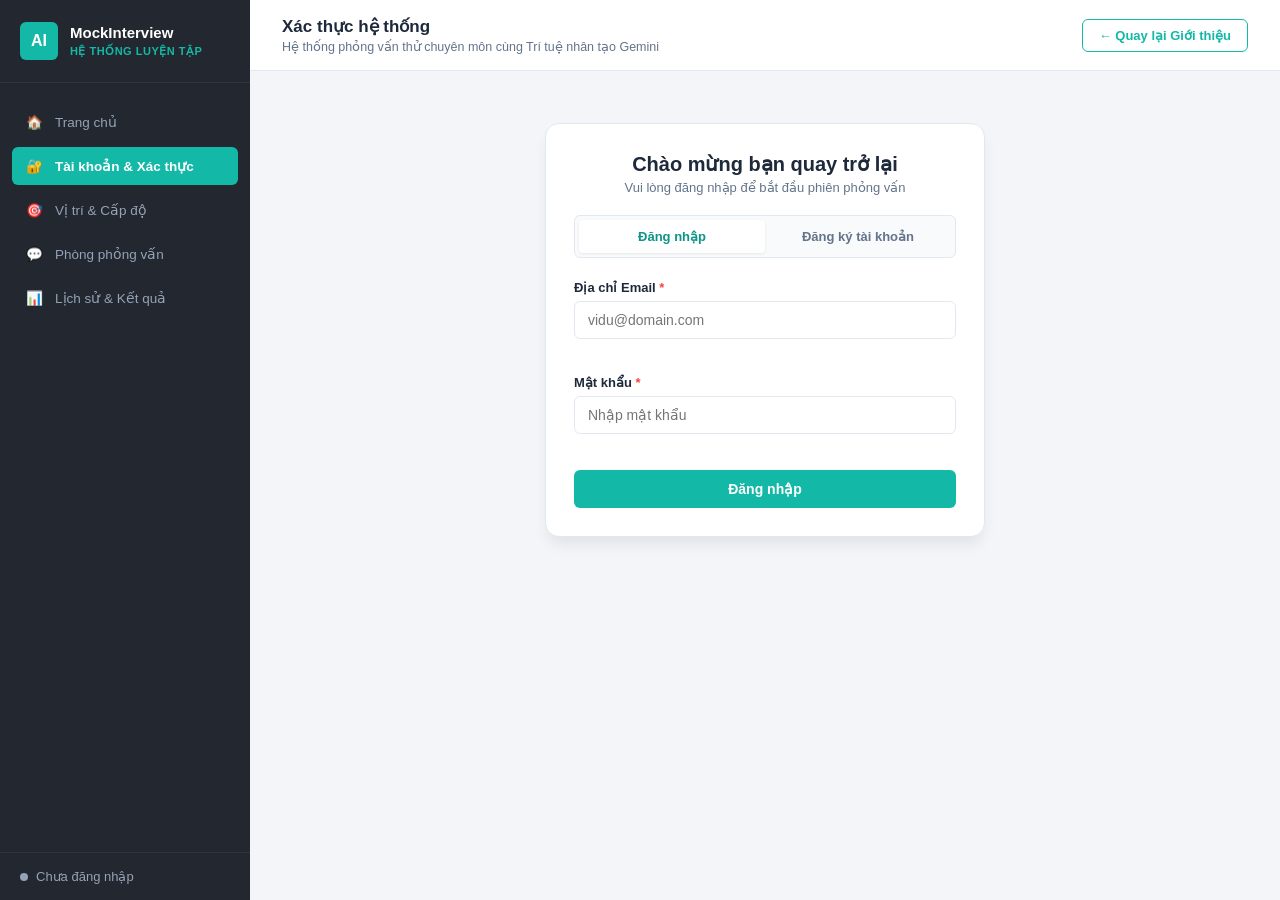
<file: frontend/positions.html>
<!DOCTYPE html>
<html lang="vi">
<head>
  <meta charset="UTF-8">
  <meta name="viewport" content="width=device-width, initial-scale=1.0">
  <title>Thiết lập phỏng vấn - AI Mock Interview</title>

  <link rel="stylesheet" href="css/base.css">
  <link rel="stylesheet" href="css/layout.css">
  <link rel="stylesheet" href="css/positions.css">
</head>
<body>

  <div class="layout-container">

    <!-- Sidebar -->
    <aside class="sidebar">
      <div class="sidebar-brand">
        <a href="index.html" style="text-decoration: none; display: flex; align-items: center; gap: 12px;">
          <div class="brand-logo">AI</div>
          <div class="brand-text">
            <h2>MockInterview</h2>
            <span>HỆ THỐNG LUYỆN TẬP</span>
          </div>
        </a>
      </div>

      <nav class="sidebar-menu">
        <a href="index.html" class="menu-item">
          <span>🏠</span>
          <span>Trang chủ</span>
        </a>
        <a href="auth.html" class="menu-item">
          <span>🔐</span>
          <span>Tài khoản &amp; Xác thực</span>
        </a>
        <a href="positions.html" class="menu-item active">
          <span>🎯</span>
          <span>Vị trí &amp; Cấp độ</span>
        </a>
        <a href="interview.html" class="menu-item">
          <span>💬</span>
          <span>Phòng phỏng vấn</span>
        </a>
        <a href="history.html" class="menu-item">
          <span>📊</span>
          <span>Lịch sử &amp; Kết quả</span>
        </a>
      </nav>

      <div class="sidebar-footer">
        <div class="user-info">
          <span class="user-status-dot" style="background-color: var(--success);"></span>
          <span id="user-display">Đã đăng nhập</span>
        </div>
      </div>
    </aside>

    <!-- Main Content -->
    <div class="main-content">

      <header class="topbar">
        <div class="topbar-title">
          <h1>Vị trí &amp; Cấp độ</h1>
          <p>Lựa chọn cấu hình câu hỏi cho buổi phỏng vấn</p>
        </div>
      </header>

      <main class="page-body">
        <div class="positions-wrapper">

          <div class="positions-header">
            <h2>Thiết lập buổi phỏng vấn</h2>
            <p>Hãy lựa chọn vị trí công việc và cấp độ phù hợp với mục tiêu rèn luyện của bạn.</p>
          </div>

          <!-- Chọn vị trí -->
          <div class="selection-section">
            <div class="section-heading">
              <div>
                <h3>1. Bạn muốn ứng tuyển vị trí nào?</h3>
                <p>Lựa chọn một vị trí công việc.</p>
              </div>
              <span class="selection-count" id="position-count">Chưa chọn</span>
            </div>

            <div class="position-grid">
              <div class="position-card" data-position="Frontend">
                <div class="position-icon">🎨</div>
                <h4>Frontend Developer</h4>
                <p>Phát triển giao diện web với HTML, CSS, JavaScript.</p>
                <span class="card-check">✓</span>
              </div>

              <div class="position-card" data-position="Backend">
                <div class="position-icon">⚙️</div>
                <h4>Backend Developer</h4>
                <p>Xây dựng hệ thống REST API và xử lý dữ liệu cơ sở.</p>
                <span class="card-check">✓</span>
              </div>

              <div class="position-card" data-position="Tester">
                <div class="position-icon">🧪</div>
                <h4>Tester</h4>
                <p>Kiểm thử và phát hiện lỗi phần mềm theo tiêu chuẩn.</p>
                <span class="card-check">✓</span>
              </div>

              <div class="position-card" data-position="BA">
                <div class="position-icon">📋</div>
                <h4>Business Analyst</h4>
                <p>Phân tích yêu cầu nghiệp vụ và mô hình hóa giải pháp.</p>
                <span class="card-check">✓</span>
              </div>
            </div>
          </div>

          <!-- Chọn cấp độ -->
          <div class="selection-section">
            <div class="section-heading">
              <div>
                <h3>2. Cấp độ kinh nghiệm của bạn?</h3>
                <p>Lựa chọn cấp độ để điều chỉnh độ khó câu hỏi.</p>
              </div>
              <span class="selection-count" id="level-count">Chưa chọn</span>
            </div>

            <div class="level-grid">
              <div class="level-card" data-level="Intern">
                <div class="level-icon">🌱</div>
                <h4>Intern</h4>
                <p>Dành cho sinh viên thực tập làm quen dự án.</p>
                <span class="card-check">✓</span>
              </div>

              <div class="level-card" data-level="Fresher">
                <div class="level-icon">🚀</div>
                <h4>Fresher</h4>
                <p>Dành cho người mới tốt nghiệp có nền tảng cơ bản.</p>
                <span class="card-check">✓</span>
              </div>

              <div class="level-card" data-level="Junior">
                <div class="level-icon">💼</div>
                <h4>Junior</h4>
                <p>Dành cho người đã có từ 1-2 năm kinh nghiệm thực tế.</p>
                <span class="card-check">✓</span>
              </div>
            </div>
          </div>

          <!-- Tóm tắt -->
          <div class="selection-summary">
            <div>
              <span>Vị trí đã chọn:</span>
              <strong id="selected-position">Chưa chọn</strong>
            </div>
            <div>
              <span>Cấp độ đã chọn:</span>
              <strong id="selected-level">Chưa chọn</strong>
            </div>
          </div>

          <button type="button" class="btn-continue" id="btn-continue">
            Xác nhận thiết lập
          </button>

          <a class="btn-continue btn-start-interview" id="btn-start-interview" href="interview.html" hidden>
            Bắt đầu phỏng vấn
          </a>

          <p class="selection-message" id="selection-message"></p>

        </div>
      </main>
    </div>
  </div>

  <script src="js/positions.js"></script>
</body>
</html>
</file>
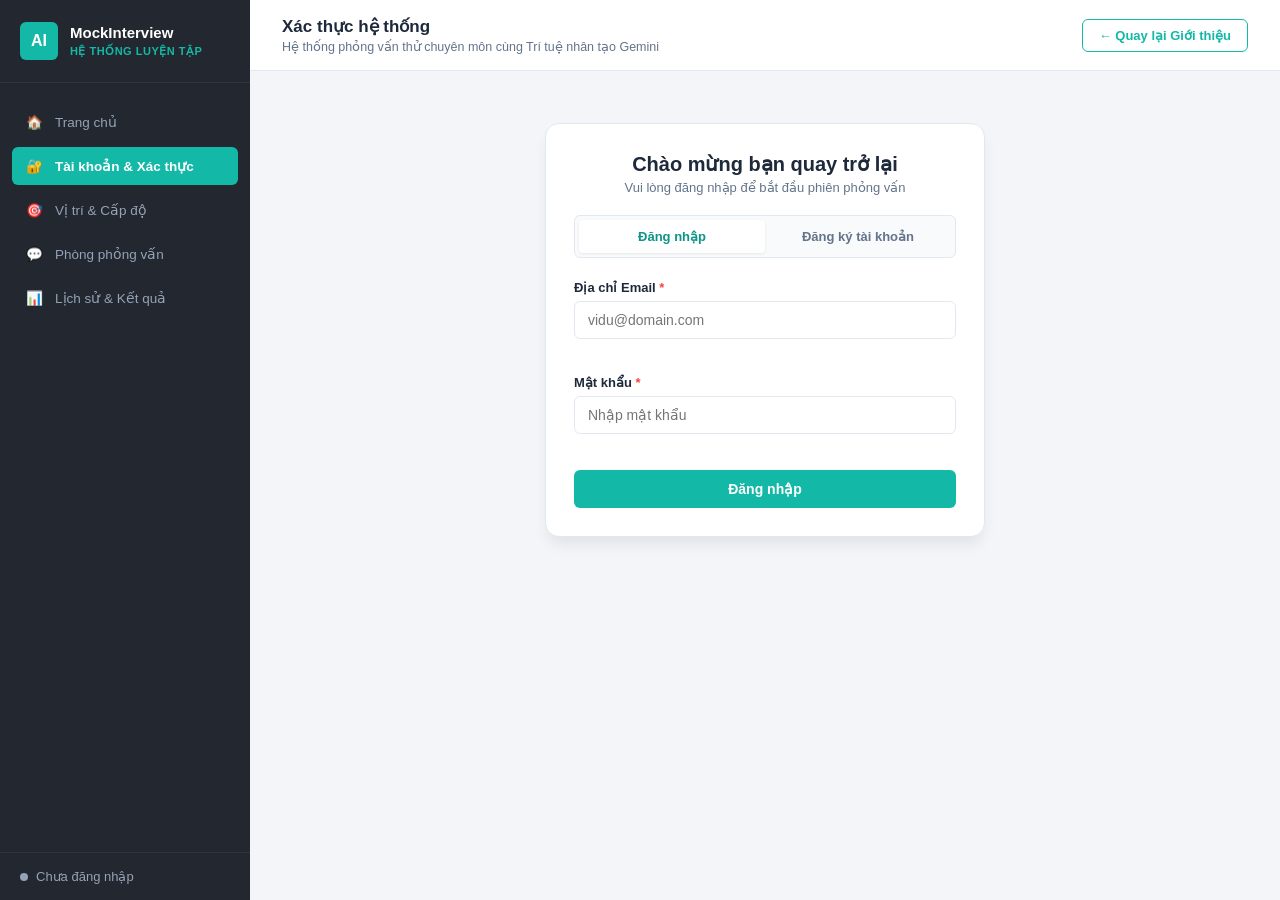
<file: frontend/results.html>
<!doctype html>
<html lang="vi">
  <head>
    <meta charset="UTF-8" />
    <meta name="viewport" content="width=device-width, initial-scale=1.0" />
    <title>Kết quả phỏng vấn - AI Mock Interview</title>

    <link rel="stylesheet" href="css/base.css" />
    <link rel="stylesheet" href="css/layout.css" />
    <link rel="stylesheet" href="css/results.css" />
    <style>
      .question-result-card {
        background: #f8fafc;
        border: 1px solid var(--border);
        border-radius: var(--radius-md);
        padding: 16px;
        margin-bottom: 16px;
      }
      .question-result-header {
        display: flex;
        justify-content: space-between;
        align-items: center;
        margin-bottom: 8px;
      }
      .question-result-badge {
        font-weight: 700;
        color: var(--primary);
      }
      .question-result-score {
        background: #eff6ff;
        color: var(--primary);
        font-weight: 700;
        padding: 4px 10px;
        border-radius: 999px;
        font-size: 13px;
        border: 1px solid #bfdbfe;
      }
      .question-result-content {
        font-weight: 600;
        color: var(--text-main);
        margin-bottom: 12px;
      }
      .question-result-answer {
        background: #ffffff;
        padding: 12px;
        border-radius: 6px;
        border: 1px solid #e2e8f0;
        font-size: 14px;
        line-height: 1.6;
        color: #334155;
        margin-bottom: 10px;
      }
      .question-result-feedback {
        background: #f0fdf4;
        border-left: 4px solid var(--success);
        padding: 10px 14px;
        border-radius: 0 6px 6px 0;
        font-size: 13px;
        color: #166534;
        line-height: 1.6;
        margin-bottom: 10px;
      }
      .btn-view-model-ans {
        background: none;
        border: 1px dashed var(--primary);
        color: var(--primary);
        font-size: 13px;
        padding: 6px 14px;
        border-radius: 6px;
        cursor: pointer;
        display: inline-flex;
        align-items: center;
        gap: 6px;
        font-weight: 600;
        transition: all 0.2s ease;
      }
      .btn-view-model-ans:hover {
        background: #eff6ff;
      }
      .model-ans-box {
        margin-top: 10px;
        padding: 12px 14px;
        background: #fefce8;
        border: 1px solid #fef08a;
        border-radius: 6px;
        color: #854d0e;
        font-size: 13px;
        line-height: 1.6;
      }

      /* Radar chart styles */
      .radar-layout {
        display: flex;
        align-items: center;
        justify-content: space-around;
        flex-wrap: wrap;
        gap: 28px;
        margin-top: 16px;
      }
      .radar-canvas-container {
        flex: 1;
        min-width: 280px;
        max-width: 360px;
        display: flex;
        justify-content: center;
        align-items: center;
      }
      .radar-metrics-container {
        flex: 1.2;
        min-width: 280px;
        display: flex;
        flex-direction: column;
        gap: 12px;
      }
      .metric-item {
        background: #f8fafc;
        border: 1px solid #e2e8f0;
        border-radius: 8px;
        padding: 10px 14px;
      }
      .metric-header {
        display: flex;
        justify-content: space-between;
        font-size: 13px;
        font-weight: 600;
        color: var(--text-main);
        margin-bottom: 6px;
      }
      .metric-bar-bg {
        height: 8px;
        background: #e2e8f0;
        border-radius: 999px;
        overflow: hidden;
      }
      .metric-bar-fill {
        height: 100%;
        background: linear-gradient(90deg, #2563eb, #38bdf8);
        border-radius: 999px;
        transition: width 0.8s ease;
      }
    </style>
  </head>
  <body>
    <div class="layout-container">
      <aside class="sidebar">
        <div class="sidebar-brand">
          <a href="index.html" style="text-decoration: none; display: flex; align-items: center; gap: 12px;">
            <div class="brand-logo">AI</div>
            <div class="brand-text">
              <h2>MockInterview</h2>
              <span>HỆ THỐNG LUYỆN TẬP</span>
            </div>
          </a>
        </div>

        <nav class="sidebar-menu">
          <a href="index.html" class="menu-item">
            <span>🏠</span>
            Trang chủ
          </a>

          <a href="auth.html" class="menu-item">
            <span>🔐</span>
            Tài khoản &amp; Xác thực
          </a>

          <a href="positions.html" class="menu-item">
            <span>🎯</span>
            Vị trí &amp; Cấp độ
          </a>

          <a href="interview.html" class="menu-item">
            <span>🗣️</span>
            Phòng phỏng vấn
          </a>

          <div class="menu-dropdown">
            <button
              type="button"
              class="menu-item dropdown-toggle"
              id="history-toggle"
              aria-expanded="false"
              aria-controls="history-submenu"
            >
              <span>📊</span>
              <span>Lịch sử &amp; Kết quả</span>
              <span class="dropdown-arrow">▾</span>
            </button>

            <div class="submenu" id="history-submenu" hidden>
              <a href="history.html" class="submenu-item">
                Lịch sử phỏng vấn
              </a>

              <a href="results.html" class="submenu-item active">
                Kết quả phỏng vấn
              </a>
            </div>
          </div>
        </nav>

        <div class="sidebar-footer">
          <div class="user-info">
            <span class="user-status-dot" style="background-color: var(--success);"></span>
            <span id="sidebar-username">Ứng viên</span>
          </div>
        </div>
      </aside>

      <div class="main-content">
        <header class="topbar">
          <div class="topbar-title">
            <h1>Kết quả phỏng vấn</h1>
            <p>Đánh giá năng lực sau phiên phỏng vấn</p>
          </div>
          <span class="badge-tag">Hệ thống AI Mock Interview</span>
        </header>

        <div class="page-body">
          <div class="results-wrapper">
            <div id="demo-notice" class="result-notice" hidden>
              Đây là dữ liệu mẫu để kiểm thử giao diện, chưa phải kết quả AI thực tế.
            </div>

            <section class="result-card result-overview">
              <div class="result-overview-info">
                <span class="result-eyebrow"> BÁO CÁO ĐÁNH GIÁ </span>
                <h2 id="result-position">--</h2>
                <p id="result-meta">--</p>
                <span id="result-status" class="result-tag"> Đang tải </span>
              </div>

              <div class="result-score-circle">
                <strong id="result-score">--</strong>
                <span>/ 100 điểm</span>
              </div>
            </section>

            <!-- KHỐI BIỂU ĐỒ RADAR (SPIDER CHART) ĐÁNH GIÁ NĂNG LỰC -->
            <section class="result-card result-radar-section">
              <div class="radar-card-header">
                <h3>📊 Biểu đồ Radar đánh giá năng lực ứng viên</h3>
                <p style="color: var(--text-muted); font-size: 13px; margin-top: 4px;">
                  Phân tích chiều sâu chuyên môn theo 4 tiêu chí rubric tuyển dụng chuẩn
                </p>
              </div>
              <div class="radar-layout">
                <div class="radar-canvas-container">
                  <canvas id="radarCanvas" width="340" height="340"></canvas>
                </div>
                <div class="radar-metrics-container" id="radar-metrics">
                  <!-- Các thanh đo tiêu chí sẽ được render tự động bằng JS -->
                </div>
              </div>
            </section>

            <section class="result-card">
              <h3>Nhận xét tổng quan</h3>
              <p id="result-feedback" class="result-feedback">
                Đang tải nhận xét...
              </p>
            </section>

            <div class="result-feedback-grid">
              <section class="result-card result-strengths">
                <h3>✓ Điểm mạnh</h3>
                <ul id="result-strengths" class="result-list"></ul>
              </section>

              <section class="result-card result-weaknesses">
                <h3>△ Điểm cần cải thiện</h3>
                <ul id="result-weaknesses" class="result-list"></ul>
              </section>
            </div>

            <!-- Chi tiết từng câu hỏi & đánh giá AI kèm Model Answer -->
            <section class="result-card" id="result-questions-section">
              <h3>Chi tiết từng câu hỏi &amp; Nhận xét của AI</h3>
              <div id="result-questions-container">
                <p style="color: var(--text-muted); font-size: 14px;">Đang tải danh sách câu hỏi...</p>
              </div>
            </section>

            <section class="result-card">
              <h3>Thông tin phiên phỏng vấn</h3>

              <div class="result-detail-grid">
                <div class="result-detail-item">
                  <span>Mã phiên</span>
                  <strong id="result-id">--</strong>
                </div>

                <div class="result-detail-item">
                  <span>Ngày thực hiện</span>
                  <strong id="result-date">--</strong>
                </div>

                <div class="result-detail-item">
                  <span>Vị trí ứng tuyển</span>
                  <strong id="result-position-detail">--</strong>
                </div>

                <div class="result-detail-item">
                  <span>Cấp độ</span>
                  <strong id="result-level">--</strong>
                </div>
              </div>
            </section>

            <div class="result-actions">
              <a href="history.html" class="result-btn result-btn-outline">
                Xem lịch sử
              </a>

              <a href="positions.html" class="result-btn"> Phỏng vấn lại </a>
            </div>
          </div>
        </div>
      </div>
    </div>

    <script src="js/api.js"></script>
    <script src="js/mock-data.js"></script>
    <script src="js/results.js"></script>
    <script src="js/sidebar.js"></script>
  </body>
</html>
</file>
<file: frontend/css/base.css>
/* =========================================================
   BẢNG MÀU CHUẨN ĐÃ CHỐT: XÁM THAN CHÌ & XANH NGỌC MINT
   ========================================================= */
:root {
  --bg-body: #f3f5f8;
  --bg-card: #ffffff;
  
  /* Sidebar xám than chì */
  --sidebar-bg: #23272f;
  --sidebar-hover: #2e3440;
  --sidebar-text: #94a3b8;
  --sidebar-text-active: #ffffff;
  
  /* Điểm nhấn xanh ngọc mint */
  --primary: #14b8a6;
  --primary-hover: #0d9488;
  --primary-light: #ccfbf1;
  
  /* Chữ & viền */
  --text-main: #1e293b;
  --text-muted: #64748b;
  --border: #e2e8f0;
  
  /* Trạng thái */
  --danger: #ef4444;
  --danger-bg: #fef2f2;
  --success: #10b981;
  --success-bg: #ecfdf5;
  
  --radius-sm: 6px;
  --radius-md: 10px;
  --radius-lg: 14px;
}

* {
  box-sizing: border-box;
  margin: 0;
  padding: 0;
  font-family: -apple-system, BlinkMacSystemFont, "Segoe UI", Roboto, Helvetica, Arial, sans-serif;
}

body {
  background-color: var(--bg-body);
  color: var(--text-main);
  min-height: 100vh;
}
</file>
<file: frontend/css/landing.css>
/* =========================================================
   LANDING PAGE STYLES - AI MOCK INTERVIEW
   Tương thích bảng màu: #23272f & #14b8a6 (Mint Green)
   ========================================================= */

html {
  scroll-behavior: smooth;
}

/* ================= 1. NAVBAR ================= */
.landing-header {
  position: sticky;
  top: 0;
  z-index: 1000;
  background-color: rgba(35, 39, 47, 0.95);
  backdrop-filter: blur(8px);
  border-bottom: 1px solid rgba(255, 255, 255, 0.08);
  padding: 14px 0;
}

.nav-container {
  max-width: 1200px;
  margin: 0 auto;
  padding: 0 24px;
  display: flex;
  align-items: center;
  justify-content: space-between;
}

.brand-link {
  display: flex;
  align-items: center;
  gap: 12px;
  text-decoration: none;
}

.brand-badge {
  width: 40px;
  height: 40px;
  background: linear-gradient(135deg, var(--primary), var(--primary-hover));
  color: #fff;
  border-radius: var(--radius-sm);
  display: flex;
  align-items: center;
  justify-content: center;
  font-weight: 800;
  font-size: 17px;
  box-shadow: 0 4px 10px rgba(20, 184, 166, 0.3);
}

.brand-badge.small {
  width: 32px;
  height: 32px;
  font-size: 14px;
}

.brand-info {
  display: flex;
  flex-direction: column;
}

.brand-title {
  font-size: 17px;
  font-weight: 700;
  color: #ffffff;
  letter-spacing: -0.3px;
}

.brand-tag {
  font-size: 10px;
  font-weight: 700;
  color: var(--primary);
  letter-spacing: 0.8px;
}

.nav-menu {
  display: flex;
  align-items: center;
  gap: 24px;
}

.nav-link {
  color: var(--sidebar-text);
  text-decoration: none;
  font-size: 14px;
  font-weight: 500;
  transition: color 0.2s ease;
}

.nav-link:hover {
  color: #ffffff;
}

.nav-actions {
  display: flex;
  align-items: center;
  gap: 12px;
}

.btn-nav-secondary {
  color: #e2e8f0;
  text-decoration: none;
  font-size: 13.5px;
  font-weight: 600;
  padding: 8px 16px;
  border-radius: var(--radius-sm);
  transition: all 0.2s;
}

.btn-nav-secondary:hover {
  background-color: var(--sidebar-hover);
  color: #ffffff;
}

.btn-nav-primary {
  background: var(--primary);
  color: #ffffff;
  text-decoration: none;
  font-size: 13.5px;
  font-weight: 600;
  padding: 8px 18px;
  border-radius: var(--radius-sm);
  transition: all 0.2s;
  box-shadow: 0 2px 6px rgba(20, 184, 166, 0.35);
}

.btn-nav-primary:hover {
  background: var(--primary-hover);
  transform: translateY(-1px);
}

/* ================= 2. HERO SECTION ================= */
.hero-section {
  background: linear-gradient(180deg, #23272f 0%, #1e2229 100%);
  color: #ffffff;
  padding: 70px 0 90px;
  position: relative;
  overflow: hidden;
}

.hero-section::before {
  content: "";
  position: absolute;
  top: -100px;
  right: -100px;
  width: 450px;
  height: 450px;
  background: radial-gradient(circle, rgba(20, 184, 166, 0.15) 0%, rgba(20, 184, 166, 0) 70%);
  border-radius: 50%;
  pointer-events: none;
}

.hero-container {
  max-width: 1200px;
  margin: 0 auto;
  padding: 0 24px;
  display: grid;
  grid-template-columns: 1.15fr 0.85fr;
  gap: 48px;
  align-items: center;
}

.hero-pill {
  display: inline-flex;
  align-items: center;
  gap: 8px;
  padding: 6px 14px;
  background: rgba(20, 184, 166, 0.12);
  border: 1px solid rgba(20, 184, 166, 0.3);
  border-radius: 20px;
  font-size: 12.5px;
  font-weight: 600;
  color: var(--primary-light);
  margin-bottom: 20px;
}

.pill-dot {
  width: 8px;
  height: 8px;
  background-color: var(--primary);
  border-radius: 50%;
  box-shadow: 0 0 8px var(--primary);
}

.hero-title {
  font-size: 38px;
  font-weight: 800;
  line-height: 1.25;
  letter-spacing: -0.5px;
  margin-bottom: 18px;
}

.gradient-text {
  background: linear-gradient(90deg, #2dd4bf 0%, #38bdf8 100%);
  -webkit-background-clip: text;
  -webkit-text-fill-color: transparent;
}

.hero-description {
  font-size: 16px;
  line-height: 1.6;
  color: #94a3b8;
  margin-bottom: 28px;
  max-width: 580px;
}

.hero-cta-group {
  display: flex;
  align-items: center;
  gap: 16px;
  margin-bottom: 40px;
}

.btn-hero-primary {
  background: linear-gradient(135deg, var(--primary) 0%, var(--primary-hover) 100%);
  color: #ffffff;
  text-decoration: none;
  font-size: 15px;
  font-weight: 700;
  padding: 13px 26px;
  border-radius: var(--radius-sm);
  display: inline-flex;
  align-items: center;
  gap: 8px;
  transition: all 0.25s;
  box-shadow: 0 4px 14px rgba(20, 184, 166, 0.4);
}

.btn-hero-primary:hover {
  transform: translateY(-2px);
  box-shadow: 0 6px 18px rgba(20, 184, 166, 0.5);
}

.btn-hero-secondary {
  background: rgba(255, 255, 255, 0.05);
  color: #f1f5f9;
  text-decoration: none;
  font-size: 15px;
  font-weight: 600;
  padding: 13px 22px;
  border-radius: var(--radius-sm);
  border: 1px solid rgba(255, 255, 255, 0.15);
  display: inline-flex;
  align-items: center;
  gap: 8px;
  transition: all 0.2s;
}

.btn-hero-secondary:hover {
  background: rgba(255, 255, 255, 0.1);
  color: #ffffff;
}

.hero-stats {
  display: flex;
  align-items: center;
  gap: 28px;
  border-top: 1px solid rgba(255, 255, 255, 0.1);
  padding-top: 24px;
}

.stat-item {
  display: flex;
  flex-direction: column;
}

.stat-number {
  font-size: 22px;
  font-weight: 800;
  color: #ffffff;
}

.stat-label {
  font-size: 12px;
  color: #94a3b8;
  margin-top: 2px;
}

.stat-divider {
  width: 1px;
  height: 32px;
  background-color: rgba(255, 255, 255, 0.12);
}

/* ================= PREVIEW CARD (MOCKUP) ================= */
.hero-visual {
  display: flex;
  justify-content: center;
}

.preview-card {
  width: 100%;
  max-width: 480px;
  background: #1e2229;
  border: 1px solid rgba(255, 255, 255, 0.12);
  border-radius: var(--radius-lg);
  box-shadow: 0 20px 40px -10px rgba(0, 0, 0, 0.5), 0 0 20px rgba(20, 184, 166, 0.15);
  overflow: hidden;
}

.preview-header {
  padding: 12px 18px;
  background: #181b20;
  border-bottom: 1px solid rgba(255, 255, 255, 0.08);
  display: flex;
  align-items: center;
  justify-content: space-between;
}

.preview-dots {
  display: flex;
  gap: 6px;
}

.dot {
  width: 10px;
  height: 10px;
  border-radius: 50%;
}

.dot.red { background-color: #ef4444; }
.dot.yellow { background-color: #f59e0b; }
.dot.green { background-color: #10b981; }

.preview-title {
  font-size: 12px;
  font-weight: 600;
  color: #cbd5e1;
}

.preview-badge {
  font-size: 10px;
  background: rgba(16, 185, 129, 0.2);
  color: #34d399;
  padding: 2px 8px;
  border-radius: 10px;
  font-weight: 700;
  border: 1px solid rgba(16, 185, 129, 0.3);
}

.preview-body {
  padding: 18px;
  display: flex;
  flex-direction: column;
  gap: 14px;
}

.preview-question {
  background: rgba(255, 255, 255, 0.03);
  border: 1px solid rgba(255, 255, 255, 0.08);
  border-radius: var(--radius-sm);
  padding: 12px 14px;
}

.question-tag {
  font-size: 11px;
  font-weight: 700;
  color: var(--primary);
  text-transform: uppercase;
  margin-bottom: 4px;
  letter-spacing: 0.5px;
}

.preview-question p {
  font-size: 13px;
  color: #e2e8f0;
  line-height: 1.45;
  font-weight: 500;
}

.preview-answer {
  background: rgba(255, 255, 255, 0.02);
  border-left: 3px solid var(--primary);
  padding: 10px 12px;
  border-radius: 0 var(--radius-sm) var(--radius-sm) 0;
}

.answer-tag {
  font-size: 10.5px;
  color: #94a3b8;
  font-weight: 600;
  margin-bottom: 3px;
}

.preview-answer p {
  font-size: 12px;
  color: #cbd5e1;
  line-height: 1.4;
  font-style: italic;
}

.preview-feedback {
  background: rgba(20, 184, 166, 0.08);
  border: 1px solid rgba(20, 184, 166, 0.25);
  border-radius: var(--radius-sm);
  padding: 12px 14px;
}

.feedback-header {
  display: flex;
  align-items: center;
  justify-content: space-between;
  margin-bottom: 6px;
}

.feedback-title {
  display: flex;
  align-items: center;
  gap: 6px;
  font-size: 12.5px;
  color: #5eead4;
}

.score-badge {
  background: var(--primary);
  color: #ffffff;
  font-size: 12px;
  font-weight: 800;
  padding: 2px 8px;
  border-radius: 12px;
}

.feedback-text {
  font-size: 12px;
  color: #e2e8f0;
  line-height: 1.4;
  margin-bottom: 8px;
}

.feedback-tags {
  display: flex;
  flex-wrap: wrap;
  gap: 5px;
}

.ftag {
  background: rgba(255, 255, 255, 0.06);
  font-size: 10px;
  padding: 2px 7px;
  border-radius: 4px;
  color: #94a3b8;
  font-weight: 500;
}

/* ================= 3. SECTIONS COMMON ================= */
.section-container {
  max-width: 1200px;
  margin: 0 auto;
  padding: 80px 24px;
}

.bg-subtle {
  background-color: #f8fafc;
  border-top: 1px solid var(--border);
  border-bottom: 1px solid var(--border);
  max-width: 100%;
  padding-left: 0;
  padding-right: 0;
}

.bg-subtle .section-header,
.bg-subtle .steps-grid,
.bg-subtle .rubric-grid {
  max-width: 1200px;
  margin-left: auto;
  margin-right: auto;
  padding-left: 24px;
  padding-right: 24px;
}

.section-header {
  text-align: center;
  margin-bottom: 50px;
}

.section-pill {
  display: inline-block;
  padding: 5px 14px;
  background: var(--primary-light);
  color: var(--primary-hover);
  font-size: 12px;
  font-weight: 700;
  border-radius: 20px;
  text-transform: uppercase;
  letter-spacing: 0.6px;
  margin-bottom: 12px;
}

.section-title {
  font-size: 30px;
  font-weight: 800;
  color: var(--text-main);
  letter-spacing: -0.5px;
  margin-bottom: 12px;
}

.section-sub {
  font-size: 15px;
  color: var(--text-muted);
  max-width: 650px;
  margin: 0 auto;
  line-height: 1.55;
}

/* ================= 4. PROBLEM & SOLUTION ================= */
.problem-solution-grid {
  display: grid;
  grid-template-columns: 1fr 1fr;
  gap: 30px;
}

.grid-card {
  background: var(--bg-card);
  border-radius: var(--radius-lg);
  padding: 32px 28px;
  border: 1px solid var(--border);
  box-shadow: 0 4px 12px rgba(0, 0, 0, 0.04);
}

.problem-card {
  border-top: 4px solid var(--danger);
}

.solution-card {
  border-top: 4px solid var(--primary);
  background: #fcfefe;
}

.card-icon {
  font-size: 28px;
  margin-bottom: 14px;
}

.grid-card h3 {
  font-size: 20px;
  font-weight: 700;
  color: var(--text-main);
  margin-bottom: 18px;
}

.check-list-danger,
.check-list-success {
  list-style: none;
  display: flex;
  flex-direction: column;
  gap: 14px;
}

.check-list-danger li,
.check-list-success li {
  font-size: 14px;
  line-height: 1.5;
  color: var(--text-muted);
}

.check-list-danger strong,
.check-list-success strong {
  color: var(--text-main);
}

/* ================= 5. STEPS / WORKFLOW ================= */
.steps-grid {
  display: grid;
  grid-template-columns: repeat(3, 1fr);
  gap: 28px;
}

.step-card {
  background: #ffffff;
  border-radius: var(--radius-lg);
  padding: 32px 24px;
  border: 1px solid var(--border);
  box-shadow: 0 4px 12px rgba(0, 0, 0, 0.04);
  position: relative;
  transition: transform 0.2s, box-shadow 0.2s;
}

.step-card:hover {
  transform: translateY(-4px);
  box-shadow: 0 8px 24px rgba(0, 0, 0, 0.08);
}

.step-badge {
  display: inline-block;
  background: var(--primary-light);
  color: var(--primary-hover);
  font-size: 11.5px;
  font-weight: 700;
  padding: 3px 10px;
  border-radius: 12px;
  margin-bottom: 14px;
}

.step-icon {
  font-size: 32px;
  margin-bottom: 14px;
}

.step-card h3 {
  font-size: 18px;
  font-weight: 700;
  color: var(--text-main);
  margin-bottom: 10px;
}

.step-card p {
  font-size: 13.5px;
  line-height: 1.55;
  color: var(--text-muted);
}

/* ================= 6. FEATURES ================= */
.features-grid {
  display: grid;
  grid-template-columns: repeat(3, 1fr);
  gap: 24px;
}

.feature-card {
  background: var(--bg-card);
  border: 1px solid var(--border);
  border-radius: var(--radius-md);
  padding: 24px 20px;
  transition: all 0.2s;
}

.feature-card:hover {
  border-color: var(--primary);
  box-shadow: 0 6px 18px rgba(20, 184, 166, 0.1);
  transform: translateY(-2px);
}

.feature-icon {
  font-size: 26px;
  margin-bottom: 12px;
}

.feature-card h3 {
  font-size: 16.5px;
  font-weight: 700;
  color: var(--text-main);
  margin-bottom: 8px;
}

.feature-card p {
  font-size: 13.5px;
  color: var(--text-muted);
  line-height: 1.5;
}

/* ================= 7. RUBRIC ================= */
.rubric-grid {
  display: grid;
  grid-template-columns: repeat(4, 1fr);
  gap: 20px;
}

.rubric-card {
  background: #ffffff;
  border: 1px solid var(--border);
  border-radius: var(--radius-md);
  padding: 24px 20px;
  box-shadow: 0 2px 6px rgba(0, 0, 0, 0.03);
}

.rubric-header {
  margin-bottom: 12px;
}

.rubric-num {
  font-size: 24px;
  font-weight: 900;
  color: var(--primary);
  display: block;
  margin-bottom: 6px;
}

.rubric-card h3 {
  font-size: 15px;
  font-weight: 700;
  color: var(--text-main);
  line-height: 1.35;
}

.rubric-card p {
  font-size: 13px;
  color: var(--text-muted);
  line-height: 1.5;
}

/* ================= 8. TECH STACK ================= */
.tech-grid {
  display: grid;
  grid-template-columns: repeat(4, 1fr);
  gap: 20px;
}

.tech-card {
  background: var(--bg-card);
  border: 1px solid var(--border);
  border-radius: var(--radius-md);
  padding: 22px 18px;
  text-align: center;
  transition: transform 0.2s;
}

.tech-card:hover {
  transform: translateY(-3px);
  border-color: #cbd5e1;
}

.tech-icon {
  font-size: 32px;
  margin-bottom: 10px;
}

.tech-card h4 {
  font-size: 15px;
  font-weight: 700;
  color: var(--text-main);
  margin-bottom: 6px;
}

.tech-card p {
  font-size: 12.5px;
  color: var(--text-muted);
  line-height: 1.45;
}

/* ================= 9. CTA BANNER ================= */
.cta-banner-section {
  background: linear-gradient(135deg, #23272f 0%, #17191e 100%);
  color: #ffffff;
  padding: 70px 24px;
  text-align: center;
  position: relative;
  overflow: hidden;
}

.cta-banner-container {
  max-width: 750px;
  margin: 0 auto;
}

.cta-banner-container h2 {
  font-size: 30px;
  font-weight: 800;
  margin-bottom: 14px;
  letter-spacing: -0.5px;
}

.cta-banner-container p {
  font-size: 16px;
  color: #94a3b8;
  margin-bottom: 30px;
  line-height: 1.5;
}

.btn-cta-large {
  background: linear-gradient(135deg, var(--primary) 0%, var(--primary-hover) 100%);
  color: #ffffff;
  text-decoration: none;
  font-size: 16px;
  font-weight: 700;
  padding: 15px 36px;
  border-radius: var(--radius-sm);
  display: inline-block;
  box-shadow: 0 6px 20px rgba(20, 184, 166, 0.4);
  transition: all 0.25s;
}

.btn-cta-large:hover {
  transform: translateY(-2px);
  box-shadow: 0 8px 24px rgba(20, 184, 166, 0.55);
}

/* ================= 10. FOOTER ================= */
.landing-footer {
  background: #181b20;
  color: #94a3b8;
  padding: 50px 0 24px;
  border-top: 1px solid rgba(255, 255, 255, 0.08);
}

.footer-container {
  max-width: 1200px;
  margin: 0 auto;
  padding: 0 24px;
  display: flex;
  justify-content: space-between;
  gap: 40px;
  margin-bottom: 40px;
}

.footer-left {
  max-width: 380px;
}

.footer-brand {
  display: flex;
  align-items: center;
  gap: 10px;
  margin-bottom: 12px;
}

.footer-brand .brand-title {
  font-size: 16px;
  color: #ffffff;
}

.footer-desc {
  font-size: 13px;
  line-height: 1.5;
  color: #64748b;
}

.footer-links {
  display: flex;
  gap: 60px;
}

.footer-group {
  display: flex;
  flex-direction: column;
  gap: 8px;
}

.footer-group h5 {
  font-size: 13px;
  font-weight: 700;
  color: #ffffff;
  margin-bottom: 6px;
  text-transform: uppercase;
  letter-spacing: 0.5px;
}

.footer-group a {
  font-size: 13px;
  color: #94a3b8;
  text-decoration: none;
  transition: color 0.2s;
}

.footer-group a:hover {
  color: #ffffff;
}

.footer-bottom {
  max-width: 1200px;
  margin: 0 auto;
  padding: 20px 24px 0;
  border-top: 1px solid rgba(255, 255, 255, 0.06);
  display: flex;
  justify-content: space-between;
  align-items: center;
  font-size: 12px;
  color: #64748b;
}

.back-to-top {
  color: var(--primary);
  text-decoration: none;
  font-weight: 600;
}

.back-to-top:hover {
  text-decoration: underline;
}

/* ================= 11. RESPONSIVE ================= */
@media (max-width: 992px) {
  .hero-container {
    grid-template-columns: 1fr;
    text-align: center;
    gap: 40px;
  }

  .hero-pill {
    margin-left: auto;
    margin-right: auto;
  }

  .hero-description {
    margin-left: auto;
    margin-right: auto;
  }

  .hero-cta-group {
    justify-content: center;
  }

  .hero-stats {
    justify-content: center;
  }

  .steps-grid,
  .features-grid {
    grid-template-columns: repeat(2, 1fr);
  }

  .rubric-grid,
  .tech-grid {
    grid-template-columns: repeat(2, 1fr);
  }

  .problem-solution-grid {
    grid-template-columns: 1fr;
  }
}

@media (max-width: 768px) {
  .nav-menu {
    display: none;
  }

  .hero-title {
    font-size: 28px;
  }

  .steps-grid,
  .features-grid,
  .rubric-grid,
  .tech-grid {
    grid-template-columns: 1fr;
  }

  .footer-container {
    flex-direction: column;
    gap: 30px;
  }

  .footer-links {
    flex-direction: column;
    gap: 24px;
  }
}
</file>
<file: frontend/css/layout.css>
/* =========================================================
   TASK 1: LAYOUT CHUNG (SIDEBAR + TOPBAR + CONTENT)
   ========================================================= */
.layout-container {
  display: flex;
  min-height: 100vh;
}

/* Sidebar */
.sidebar {
  width: 250px;
  background-color: var(--sidebar-bg);
  display: flex;
  flex-direction: column;
  position: fixed;
  top: 0;
  bottom: 0;
  left: 0;
  z-index: 100;
}

.sidebar-brand {
  padding: 22px 20px;
  display: flex;
  align-items: center;
  gap: 12px;
  border-bottom: 1px solid rgba(255, 255, 255, 0.06);
}

.brand-logo {
  width: 38px;
  height: 38px;
  background-color: var(--primary);
  color: #fff;
  border-radius: var(--radius-sm);
  display: flex;
  align-items: center;
  justify-content: center;
  font-weight: 800;
  font-size: 16px;
}

.brand-text h2 {
  font-size: 15px;
  color: var(--sidebar-text-active);
  font-weight: 700;
}

.brand-text span {
  font-size: 11px;
  color: var(--primary);
  font-weight: 600;
  letter-spacing: 0.5px;
}

.sidebar-menu {
  padding: 20px 12px;
  display: flex;
  flex-direction: column;
  gap: 6px;
  flex: 1;
}

.menu-item {
  display: flex;
  align-items: center;
  gap: 12px;
  padding: 11px 14px;
  border-radius: var(--radius-sm);
  color: var(--sidebar-text);
  text-decoration: none;
  font-size: 13.5px;
  font-weight: 500;
  cursor: pointer;
  transition: all 0.2s;
}

.menu-item:hover {
  background-color: var(--sidebar-hover);
  color: var(--sidebar-text-active);
}

.menu-item.active {
  background-color: var(--primary);
  color: #ffffff;
  font-weight: 600;
}

.sidebar-footer {
  padding: 16px 20px;
  border-top: 1px solid rgba(255, 255, 255, 0.06);
  font-size: 13px;
  color: var(--sidebar-text);
}

.user-info {
  display: flex;
  align-items: center;
  gap: 8px;
}

.user-status-dot {
  width: 8px;
  height: 8px;
  background-color: #94a3b8;
  border-radius: 50%;
}

/* Main Content Area */
.main-content {
  margin-left: 250px;
  flex: 1;
  display: flex;
  flex-direction: column;
  min-height: 100vh;
}

.topbar {
  background-color: var(--bg-card);
  border-bottom: 1px solid var(--border);
  padding: 16px 32px;
  display: flex;
  align-items: center;
  justify-content: space-between;
}

.topbar-title h1 {
  font-size: 17px;
  font-weight: 700;
  color: var(--text-main);
}

.topbar-title p {
  font-size: 12.5px;
  color: var(--text-muted);
  margin-top: 2px;
}

.badge-tag {
  background-color: var(--primary-light);
  color: var(--primary-hover);
  font-size: 12px;
  font-weight: 600;
  padding: 5px 12px;
  border-radius: 20px;
}

.page-body {
  padding: 32px;
  display: flex;
  justify-content: center;
  align-items: flex-start;
  flex: 1;
}

.dropdown-toggle {
    width: 100%;
    border: none;
    background: transparent;
    text-align: left;
    font-family: inherit;
}

.dropdown-arrow {
    margin-left: auto;
    font-size: 14px;
    transition: transform 0.2s;
}

.dropdown-toggle.open {
    background-color: var(--primary);
    color: white;
}

.dropdown-toggle.open .dropdown-arrow {
    transform: rotate(180deg);
}

/* Menu con */

.submenu {
    display: flex;
    flex-direction: column;
    gap: 5px;
    padding: 8px 0 8px 24px;
}

.submenu[hidden] {
    display: none;
}

.submenu-item {
    display: block;
    padding: 10px 14px;
    border-radius: var(--radius-sm);
    color: var(--sidebar-text);
    font-size: 12px;
    text-decoration: none;
    transition: all 0.2s;
}

.submenu-item:hover {
    background-color: var(--sidebar-hover);
    color: var(--sidebar-text-active);
}

.submenu-item.active {
    color: var(--primary);
    background-color: rgba(20, 184, 166, 0.1);
    font-weight: 700;
}

@media screen and (max-width: 768px) {
  .layout-container {
    display: block;
  }

  .sidebar {
    position: relative;
    width: 100%;
    height: auto;
  }

  .sidebar-brand {
    padding: 12px 16px;
  }

  .sidebar-menu {
    padding: 8px 12px;
    flex-direction: row;
    overflow-x: auto;
  }

  .menu-item {
    flex: 0 0 auto;
  }

  .sidebar-footer {
    display: none;
  }

  .main-content {
    margin-left: 0;
    min-height: calc(100vh - 132px);
  }

  .topbar {
    padding: 14px 16px;
  }

  .page-body {
    padding: 16px;
  }
}

@media screen and (max-width: 480px) {
  .brand-text span {
    display: none;
  }

  .sidebar-menu {
    gap: 4px;
  }

  .menu-item {
    padding: 9px 10px;
    font-size: 12px;
  }

  .topbar {
    align-items: flex-start;
    flex-direction: column;
    gap: 8px;
  }

  .topbar-title h1 {
    font-size: 16px;
  }

  .page-body {
    padding: 12px;
  }
}
</file>
<file: frontend/css/auth.css>
/* =========================================================
   TASK 2: FORM ĐĂNG KÝ / ĐĂNG NHẬP
   ========================================================= */
.auth-wrapper {
  width: 100%;
  max-width: 440px;
  margin-top: 20px;
}

.auth-card {
  background: var(--bg-card);
  border: 1px solid var(--border);
  border-radius: var(--radius-lg);
  box-shadow: 0 10px 15px -3px rgba(0, 0, 0, 0.08);
  padding: 28px;
}

.auth-card-header {
  margin-bottom: 20px;
  text-align: center;
}

.auth-card-header h2 {
  font-size: 20px;
  font-weight: 700;
  color: var(--text-main);
}

.auth-card-header p {
  font-size: 13px;
  color: var(--text-muted);
  margin-top: 4px;
}

/* Tab button chuyển đổi */
.auth-tab-group {
  display: flex;
  background-color: #f8fafc;
  padding: 4px;
  border-radius: var(--radius-sm);
  margin-bottom: 22px;
  border: 1px solid var(--border);
}

.tab-btn {
  flex: 1;
  padding: 9px 0;
  font-size: 13px;
  font-weight: 600;
  background: none;
  border: none;
  color: var(--text-muted);
  border-radius: 4px;
  cursor: pointer;
  transition: all 0.2s;
}

.tab-btn.active {
  background-color: #ffffff;
  color: var(--primary-hover);
  box-shadow: 0 1px 3px rgba(0, 0, 0, 0.08);
}

/* Ô nhập liệu */
.form-group {
  margin-bottom: 16px;
}

.form-group label {
  display: block;
  font-size: 13px;
  font-weight: 600;
  margin-bottom: 6px;
  color: var(--text-main);
}

.required {
  color: var(--danger);
}

.form-control {
  width: 100%;
  padding: 10px 13px;
  font-size: 14px;
  border: 1px solid var(--border);
  border-radius: var(--radius-sm);
  outline: none;
  background-color: #fff;
  transition: border-color 0.2s, box-shadow 0.2s;
}

.form-control:focus {
  border-color: var(--primary);
  box-shadow: 0 0 0 3px rgba(20, 184, 166, 0.15);
}

.form-control.input-error {
  border-color: var(--danger);
  background-color: #fffafb;
}

.error-text {
  display: block;
  font-size: 12px;
  color: var(--danger);
  margin-top: 4px;
  min-height: 16px;
}

/* Alert Box */
.alert-box {
  padding: 10px 14px;
  border-radius: var(--radius-sm);
  font-size: 13px;
  margin-bottom: 16px;
  border: 1px solid transparent;
}

.alert-danger {
  background-color: var(--danger-bg);
  color: #991b1b;
  border-color: #fecaca;
}

.alert-success {
  background-color: var(--success-bg);
  color: #065f46;
  border-color: #a7f3d0;
}

.btn-primary {
  display: block;
  width: 100%;
  padding: 11px 16px;
  font-size: 14px;
  font-weight: 600;
  border: none;
  border-radius: var(--radius-sm);
  background-color: var(--primary);
  color: #ffffff;
  cursor: pointer;
  transition: background-color 0.2s;
}

.btn-primary:hover {
  background-color: var(--primary-hover);
}
</file>
<file: frontend/css/history.css>
/* =========================================================
   TASK: GIAO DIỆN LỊCH SỬ PHỎNG VẤN
   ========================================================= */

.history-wrapper {
    width: 100%;
    max-width: 1050px;
    margin: 0 auto;
}

.history-notice {
    padding: 13px 16px;
    margin-bottom: 20px;
    border: 1px solid #fde68a;
    border-radius: var(--radius-md);
    background-color: #fffbeb;
    color: #92400e;
    font-size: 13px;
}

.history-notice[hidden] {
    display: none;
}

/* Card lịch sử */

.history-card {
    padding: 24px;
    background-color: var(--bg-card);
    border: 1px solid var(--border);
    border-radius: var(--radius-lg);
    box-shadow: 0 8px 24px rgba(30, 41, 59, 0.035);
}

/* Thanh tiêu đề và bộ lọc */

.history-toolbar {
    display: flex;
    align-items: center;
    justify-content: space-between;
    gap: 20px;
    margin-bottom: 24px;
}

.history-toolbar h3 {
    font-size: 16px;
    font-weight: 700;
    color: var(--text-main);
}

.history-toolbar p {
    margin-top: 6px;
    font-size: 12px;
    color: var(--text-muted);
}

.history-toolbar strong {
    color: var(--primary-hover);
}

.history-filters {
    display: flex;
    gap: 10px;
}

.history-search,
.history-select {
    padding: 10px 12px;
    border: 1px solid var(--border);
    border-radius: var(--radius-sm);
    background-color: var(--bg-card);
    color: var(--text-main);
    font-size: 13px;
    outline: none;
}

.history-search {
    width: 190px;
}

.history-select {
    width: 160px;
}

.history-search:focus,
.history-select:focus {
    border-color: var(--primary);
    box-shadow: 0 0 0 3px rgba(20, 184, 166, 0.12);
}

/* Bảng lịch sử */

.history-table-wrapper {
    width: 100%;
    overflow-x: auto;
}

.history-table {
    width: 100%;
    border-collapse: collapse;
    text-align: left;
}

.history-table thead {
    background-color: #f8fafc;
}

.history-table th {
    padding: 14px;
    border-bottom: 1px solid var(--border);
    color: var(--text-muted);
    font-size: 12px;
    font-weight: 700;
    white-space: nowrap;
}

.history-table td {
    padding: 16px 14px;
    border-bottom: 1px solid var(--border);
    color: var(--text-main);
    font-size: 13px;
}

.history-table tbody tr:hover {
    background-color: #f8fafc;
}

.history-table tbody tr:last-child td {
    border-bottom: none;
}

/* Điểm số */

.history-score {
    display: inline-block;
    padding: 6px 10px;
    border-radius: var(--radius-sm);
    background-color: var(--primary-light);
    color: var(--primary-hover);
    font-size: 12px;
    font-weight: 700;
}

/* Link xem chi tiết */

.history-detail-link {
    color: var(--primary-hover);
    font-size: 12px;
    font-weight: 700;
    text-decoration: none;
    white-space: nowrap;
}

.history-detail-link:hover {
    text-decoration: underline;
}

/* Không có dữ liệu */

.history-empty {
    padding: 35px 15px;
    text-align: center;
    color: var(--text-muted);
    font-size: 13px;
}

.history-empty[hidden] {
    display: none;
}

/* Nút phỏng vấn mới */

.history-actions {
    display: flex;
    justify-content: flex-end;
    margin-top: 22px;
}

.history-btn {
    display: inline-flex;
    align-items: center;
    justify-content: center;
    min-height: 40px;
    padding: 0 18px;
    border: 1px solid var(--primary);
    border-radius: var(--radius-sm);
    background-color: var(--primary);
    color: #ffffff;
    font-size: 13px;
    font-weight: 600;
    text-decoration: none;
    cursor: pointer;
}

.history-btn:hover {
    background-color: var(--primary-hover);
    border-color: var(--primary-hover);
}

/* Responsive */

@media screen and (max-width: 768px) {
    .history-toolbar {
        flex-direction: column;
        align-items: stretch;
    }

    .history-filters {
        width: 100%;
    }

    .history-search,
    .history-select {
        flex: 1;
        width: 100%;
        min-width: 0;
    }
}

@media screen and (max-width: 480px) {
    .history-card {
        padding: 16px;
    }

    .history-filters {
        flex-direction: column;
    }

    .history-actions {
        flex-direction: column;
    }

    .history-btn {
        width: 100%;
    }
}
</file>
<file: frontend/css/interview.css>
.interview-wrapper {
  max-width: 900px;
  margin: 0 auto;
  display: flex;
  flex-direction: column;
  gap: 20px;
}

.progress-card,
.qa-card {
  background: var(--bg-card, #ffffff);
  border-radius: var(--radius-lg, 14px);
  padding: 24px;
  box-shadow: 0 4px 16px rgba(15, 23, 42, 0.06);
  border: 1px solid var(--border, #e2e8f0);
}

.session-meta {
  display: flex;
  flex-wrap: wrap;
  justify-content: space-between;
  align-items: center;
  gap: 12px;
  margin-bottom: 14px;
}

.meta-badges {
  display: flex;
  gap: 8px;
  flex-wrap: wrap;
}

.badge {
  display: inline-flex;
  align-items: center;
  padding: 5px 12px;
  border-radius: 999px;
  font-size: 13px;
  font-weight: 600;
  background: #f3f5f8;
  color: #23272f;
}

.badge-mint {
  background: rgba(20, 184, 166, 0.14);
  color: #0f766e;
}

.badge-status {
  background: #e0f2fe;
  color: #0369a1;
}

.badge-completed {
  background: #dcfce7;
  color: #15803d;
}

.progress-info {
  display: flex;
  align-items: center;
  gap: 12px;
}

.progress-track {
  flex: 1;
  height: 10px;
  background: #e2e8f0;
  border-radius: 999px;
  overflow: hidden;
}

.progress-fill {
  height: 100%;
  width: 0%;
  background: var(--primary, #14b8a6);
  transition: width 0.25s ease;
}

.question-steps {
  display: flex;
  gap: 8px;
  margin-top: 14px;
  flex-wrap: wrap;
}

.step-btn {
  padding: 6px 14px;
  border-radius: 8px;
  border: 1px solid #cbd5e1;
  background: #ffffff;
  color: #334155;
  font-weight: 600;
  font-size: 13px;
  cursor: pointer;
}

.step-btn.active {
  border-color: var(--primary, #14b8a6);
  background: var(--primary, #14b8a6);
  color: #ffffff;
}

.step-btn.answered {
  border-color: var(--success, #10b981);
  background: var(--success-bg, #ecfdf5);
  color: #047857;
}

.step-btn.active.answered {
  background: #0f766e;
  color: #ffffff;
}

.question-header {
  margin-bottom: 18px;
}

.question-top {
  display: flex;
  justify-content: space-between;
  align-items: center;
  margin-bottom: 12px;
}

.question-content {
  font-size: 18px;
  line-height: 1.6;
  color: var(--text-main, #1e293b);
  font-weight: 600;
}

.answer-label {
  display: block;
  font-size: 14px;
  font-weight: 600;
  color: var(--text-main, #1e293b);
  margin-bottom: 8px;
}

.required {
  color: var(--danger, #ef4444);
}

.answer-textarea {
  width: 100%;
  min-height: 175px;
  padding: 14px;
  border-radius: var(--radius-md, 10px);
  border: 1.5px solid #cbd5e1;
  font-family: inherit;
  font-size: 15px;
  line-height: 1.6;
  resize: vertical;
}

.answer-textarea:focus {
  outline: none;
  border-color: var(--primary, #14b8a6);
  box-shadow: 0 0 0 3px rgba(20, 184, 166, 0.15);
}

.answer-textarea:disabled {
  background: #f8fafc;
  color: #64748b;
  cursor: not-allowed;
}

.answer-footer {
  display: flex;
  justify-content: space-between;
  align-items: center;
  margin-top: 14px;
  flex-wrap: wrap;
  gap: 12px;
}

.answer-evaluation {
  margin-top: 20px;
  padding: 16px;
  border: 1px solid #99f6e4;
  border-radius: 10px;
  background: #f0fdfa;
  color: #134e4a;
  line-height: 1.6;
}

.answer-evaluation[hidden] {
  display: none;
}

.answer-evaluation h4 {
  margin-bottom: 8px;
}

.answer-evaluation p + p {
  margin-top: 6px;
}

.word-count {
  font-size: 13px;
  color: var(--text-muted, #64748b);
}

.qa-actions {
  display: flex;
  gap: 10px;
  flex-wrap: wrap;
}

.btn {
  display: inline-flex;
  align-items: center;
  justify-content: center;
  gap: 8px;
  padding: 10px 18px;
  border-radius: 9px;
  border: none;
  font-weight: 600;
  font-size: 14px;
  cursor: pointer;
  transition: opacity 0.2s ease, background 0.2s ease;
}

.btn:disabled {
  opacity: 0.6;
  cursor: not-allowed;
}

.btn-primary {
  background: var(--primary, #14b8a6);
  color: #ffffff;
}

.btn-primary:hover:not(:disabled) {
  background: var(--primary-hover, #0d9488);
}

.btn-secondary {
  background: #e2e8f0;
  color: #1e293b;
}

.btn-retry {
  background: #dc2626;
  color: #ffffff;
  padding: 7px 14px;
  font-size: 13px;
}

.status-banner {
  display: none;
  padding: 12px 16px;
  border-radius: 10px;
  font-size: 14px;
  align-items: center;
  justify-content: space-between;
  gap: 12px;
}

.status-banner.show {
  display: flex;
}

.status-banner.loading {
  background: #eff6ff;
  border: 1px solid #bfdbfe;
  color: #1d4ed8;
}

.status-banner.error {
  background: var(--danger-bg, #fef2f2);
  border: 1px solid #fecaca;
  color: #b91c1c;
}

.status-banner.success {
  background: var(--success-bg, #ecfdf5);
  border: 1px solid #a7f3d0;
  color: #047857;
}

.spinner {
  width: 16px;
  height: 16px;
  border: 2.5px solid currentColor;
  border-top-color: transparent;
  border-radius: 50%;
  display: inline-block;
  animation: spin 0.7s linear infinite;
}

@keyframes spin {
  to {
    transform: rotate(360deg);
  }
}

.empty-state {
  background: var(--bg-card, #ffffff);
  border: 1px solid var(--border, #e2e8f0);
  border-radius: var(--radius-lg, 14px);
  padding: 44px 24px;
  text-align: center;
  box-shadow: 0 4px 16px rgba(15, 23, 42, 0.06);
}

.empty-state[hidden] {
  display: none;
}

.empty-state-icon {
  width: 52px;
  height: 52px;
  margin: 0 auto 14px;
  border-radius: 50%;
  display: grid;
  place-items: center;
  background: var(--primary-light, #ccfbf1);
  color: var(--primary-hover, #0d9488);
  font-size: 24px;
  font-weight: 800;
}

.empty-state h2 {
  font-size: 18px;
  margin-bottom: 8px;
}

.empty-state p {
  color: var(--text-muted, #64748b);
  margin-bottom: 18px;
}

@media screen and (max-width: 768px) {
  .interview-wrapper {
    width: 100%;
  }

  .progress-card,
  .qa-card {
    padding: 18px;
  }

  .question-top,
  .answer-footer {
    align-items: flex-start;
  }

  .question-top {
    gap: 8px;
  }

  .qa-actions {
    width: 100%;
  }

  .qa-actions .btn {
    flex: 1;
  }
}

@media screen and (max-width: 480px) {
  .progress-card,
  .qa-card,
  .empty-state {
    border-radius: 10px;
  }

  .session-meta,
  .progress-info,
  .question-top,
  .answer-footer,
  .qa-actions {
    flex-direction: column;
  }

  .progress-info,
  .progress-track,
  .answer-footer,
  .qa-actions,
  .qa-actions .btn {
    width: 100%;
  }

  .question-content {
    font-size: 16px;
  }

  .answer-textarea {
    min-height: 220px;
  }

  .status-banner {
    align-items: flex-start;
  }

  .status-banner.show {
    flex-direction: column;
  }

  .btn-retry {
    width: 100%;
  }
}
</file>
<file: frontend/css/positions.css>
/* =========================================================
   TASK 3: MÀN HÌNH CHỌN VỊ TRÍ VÀ CẤP ĐỘ
   ========================================================= */

.positions-wrapper {
    width: 100%;
    max-width: 1050px;
    margin: 0 auto;
}

/* Tiêu đề */

.positions-header {
    margin-bottom: 28px;
}

.positions-header h2 {
    font-size: 23px;
    font-weight: 700;
    color: var(--text-main);
}

.positions-header p {
    font-size: 14px;
    color: var(--text-muted);
    margin-top: 7px;
}

/* Khu vực lựa chọn */

.selection-section {
    margin-bottom: 28px;
}

.section-heading {
    display: flex;
    align-items: center;
    justify-content: space-between;
    margin-bottom: 16px;
}

.section-heading h3 {
    font-size: 16px;
    color: var(--text-main);
    font-weight: 700;
}

.section-heading p {
    font-size: 13px;
    color: var(--text-muted);
    margin-top: 5px;
}

.selection-count {
    font-size: 12px;
    font-weight: 600;
    color: var(--primary-hover);
    background-color: var(--primary-light);
    padding: 6px 12px;
    border-radius: 20px;
}

/* Lưới vị trí */

.position-grid {
    display: grid;
    grid-template-columns: repeat(2, 1fr);
    gap: 16px;
}

/* Card vị trí */

.position-card,
.level-card {
    position: relative;
    background-color: var(--bg-card);
    border: 1px solid var(--border);
    border-radius: var(--radius-md);
    padding: 20px;
    cursor: pointer;
    transition: all 0.2s;
}

.position-card:hover,
.level-card:hover {
    border-color: var(--primary);
    transform: translateY(-2px);
}

.position-card.selected,
.level-card.selected {
    border: 2px solid var(--primary);
    background-color: #f0fdfa;
}

.position-icon,
.level-icon {
    width: 42px;
    height: 42px;
    display: flex;
    align-items: center;
    justify-content: center;
    background-color: var(--primary-light);
    border-radius: var(--radius-md);
    font-size: 21px;
    margin-bottom: 14px;
}

.position-card h4,
.level-card h4 {
    font-size: 15px;
    color: var(--text-main);
    margin-bottom: 8px;
}

.position-card p,
.level-card p {
    font-size: 13px;
    line-height: 1.6;
    color: var(--text-muted);
}

/* Dấu tích khi chọn */

.card-check {
    position: absolute;
    top: 16px;
    right: 16px;
    width: 22px;
    height: 22px;
    display: flex;
    align-items: center;
    justify-content: center;
    background-color: var(--primary);
    color: white;
    border-radius: 50%;
    font-size: 13px;
    opacity: 0;
}

.selected .card-check {
    opacity: 1;
}

/* Lưới cấp độ */

.level-grid {
    display: grid;
    grid-template-columns: repeat(3, 1fr);
    gap: 16px;
}

.level-card {
    padding: 20px;
}

/* Tóm tắt lựa chọn */

.selection-summary {
    display: flex;
    justify-content: space-between;
    gap: 15px;
    background-color: var(--bg-card);
    border: 1px solid var(--border);
    border-radius: var(--radius-md);
    padding: 18px 20px;
    margin-top: 10px;
}

.selection-summary div {
    display: flex;
    flex-direction: column;
    gap: 7px;
}

.selection-summary span {
    font-size: 12px;
    color: var(--text-muted);
}

.selection-summary strong {
    font-size: 14px;
    color: var(--primary-hover);
}

/* Nút tiếp tục */

.btn-continue {
    display: block;
    width: 100%;
    padding: 13px;
    margin-top: 20px;
    border: none;
    border-radius: var(--radius-sm);
    background-color: var(--primary);
    color: white;
    font-size: 14px;
    font-weight: 600;
    cursor: pointer;
    transition: background-color 0.2s;
}

.btn-start-interview[hidden] {
    display: none;
}

.btn-continue:hover {
    background-color: var(--primary-hover);
}

.selection-message {
    text-align: center;
    font-size: 13px;
    color: var(--danger);
    margin-top: 12px;
}

/* Responsive */

@media screen and (max-width: 768px) {
    .position-grid {
        grid-template-columns: 1fr;
    }

    .level-grid {
        grid-template-columns: 1fr;
    }

    .selection-summary {
        flex-direction: column;
    }

    .positions-header h2 {
        font-size: 20px;
    }
}
</file>
<file: frontend/css/results.css>
/* =========================================================
   TASK: GIAO DIỆN KẾT QUẢ PHỎNG VẤN
   ========================================================= */

.results-wrapper {
    width: 100%;
    max-width: 1050px;
    margin: 0 auto;
}

.result-notice {
    padding: 13px 16px;
    margin-bottom: 20px;
    background-color: #fffbeb;
    border: 1px solid #fde68a;
    border-radius: var(--radius-md);
    color: #92400e;
    font-size: 13px;
    line-height: 1.6;
}

.result-notice[hidden] {
    display: none;
}

/* Card chung */

.result-card {
    background-color: var(--bg-card);
    border: 1px solid var(--border);
    border-radius: var(--radius-lg);
    padding: 24px;
    margin-bottom: 20px;
    box-shadow: 0 8px 24px rgba(30, 41, 59, 0.035);
}

.result-card h3 {
    margin-bottom: 16px;
    font-size: 16px;
    font-weight: 700;
    color: var(--text-main);
}

/* Tổng quan kết quả */

.result-overview {
    display: flex;
    align-items: center;
    justify-content: space-between;
    gap: 24px;
}

.result-overview-info {
    flex: 1;
}

.result-eyebrow {
    font-size: 11px;
    font-weight: 800;
    letter-spacing: 1px;
    color: var(--primary-hover);
}

.result-overview h2 {
    margin-top: 12px;
    font-size: 24px;
    font-weight: 700;
    color: var(--text-main);
}

.result-overview p {
    margin-top: 8px;
    margin-bottom: 16px;
    font-size: 13px;
    color: var(--text-muted);
}

.result-tag {
    display: inline-block;
    padding: 6px 12px;
    border-radius: 20px;
    background-color: var(--primary-light);
    color: var(--primary-hover);
    font-size: 12px;
    font-weight: 600;
}

/* Điểm tổng */

.result-score-circle {
    width: 160px;
    height: 160px;
    flex-shrink: 0;
    display: flex;
    flex-direction: column;
    align-items: center;
    justify-content: center;
    border: 10px solid var(--primary);
    border-radius: 50%;
    background-color: #f0fdfa;
}

.result-score-circle strong {
    font-size: 46px;
    font-weight: 800;
    color: var(--primary-hover);
}

.result-score-circle span {
    margin-top: 3px;
    font-size: 12px;
    color: var(--text-muted);
}

/* Nhận xét */

.result-feedback {
    font-size: 13px;
    line-height: 1.8;
    color: var(--text-muted);
}

/* Điểm mạnh và điểm yếu */

.result-feedback-grid {
    display: grid;
    grid-template-columns: repeat(2, minmax(0, 1fr));
    gap: 20px;
}

.result-strengths h3 {
    color: #047857;
}

.result-weaknesses h3 {
    color: #b45309;
}

.result-list {
    padding-left: 20px;
}

.result-list li {
    margin-bottom: 11px;
    font-size: 13px;
    line-height: 1.7;
    color: var(--text-muted);
}

/* Thông tin phiên */

.result-detail-grid {
    display: grid;
    grid-template-columns: repeat(2, minmax(0, 1fr));
    gap: 20px;
}

.result-detail-item {
    display: flex;
    flex-direction: column;
    gap: 7px;
}

.result-detail-item span {
    font-size: 12px;
    color: var(--text-muted);
}

.result-detail-item strong {
    font-size: 13px;
    color: var(--text-main);
    overflow-wrap: anywhere;
}

/* Nút thao tác */

.result-actions {
    display: flex;
    justify-content: flex-end;
    flex-wrap: wrap;
    gap: 12px;
    margin-top: 22px;
}

.result-btn {
    display: inline-flex;
    align-items: center;
    justify-content: center;
    min-height: 40px;
    padding: 0 18px;
    border: 1px solid var(--primary);
    border-radius: var(--radius-sm);
    background-color: var(--primary);
    color: #fff;
    font-size: 13px;
    font-weight: 600;
    text-decoration: none;
    cursor: pointer;
    transition: background-color 0.2s;
}

.result-btn:hover {
    background-color: var(--primary-hover);
    border-color: var(--primary-hover);
}

.result-btn-outline {
    background-color: var(--bg-card);
    color: var(--primary-hover);
}

.result-btn-outline:hover {
    background-color: var(--primary-light);
    color: var(--primary-hover);
}

/* Responsive */

@media screen and (max-width: 768px) {
    .result-overview {
        flex-direction: column;
        align-items: flex-start;
    }

    .result-score-circle {
        align-self: center;
    }

    .result-feedback-grid {
        grid-template-columns: 1fr;
        gap: 0;
    }

    .result-detail-grid {
        grid-template-columns: 1fr;
    }
}

@media screen and (max-width: 480px) {
    .result-card {
        padding: 18px;
    }

    .result-actions {
        flex-direction: column;
    }

    .result-btn {
        width: 100%;
    }
}
</file>
